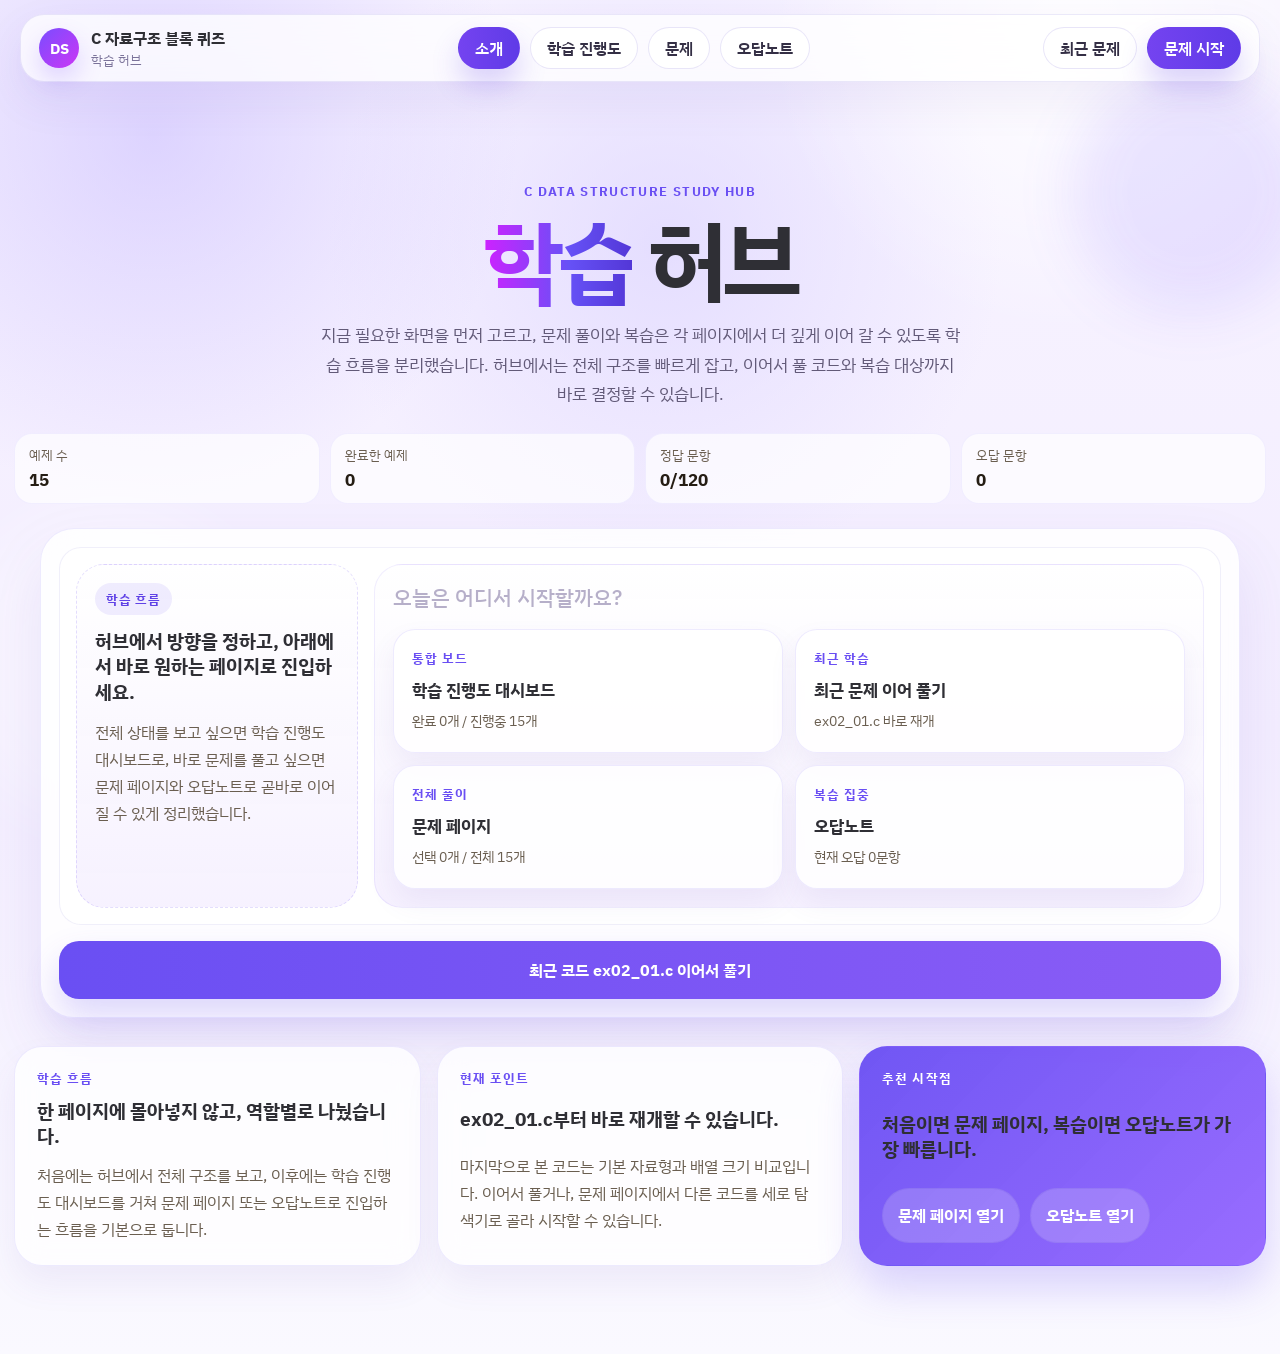
<file: index.html>
<!doctype html>
<html lang="ko">
  <head>
    <meta charset="UTF-8" />
    <meta name="viewport" content="width=device-width, initial-scale=1.0" />
    <title>C 자료구조 블록 퀴즈 | 학습 허브</title>
    <meta
      name="description"
      content="C 자료구조 학습을 소개, 성취도, 학습 진행도, 문제, 오답노트로 나눈 기능별 페이지 허브"
    />
    <link rel="preconnect" href="https://fonts.googleapis.com" />
    <link rel="preconnect" href="https://fonts.gstatic.com" crossorigin />
    <link
      href="https://fonts.googleapis.com/css2?family=IBM+Plex+Sans+KR:wght@400;500;600;700&family=JetBrains+Mono:wght@400;600&display=swap"
      rel="stylesheet"
    />
    <link rel="stylesheet" href="./styles.css?v=20260320e" />
  </head>
  <body class="landing-body">
    <div id="app"></div>
    <script type="module" src="./scripts/pages/index.js?v=20260320b"></script>
  </body>
</html>
</file>
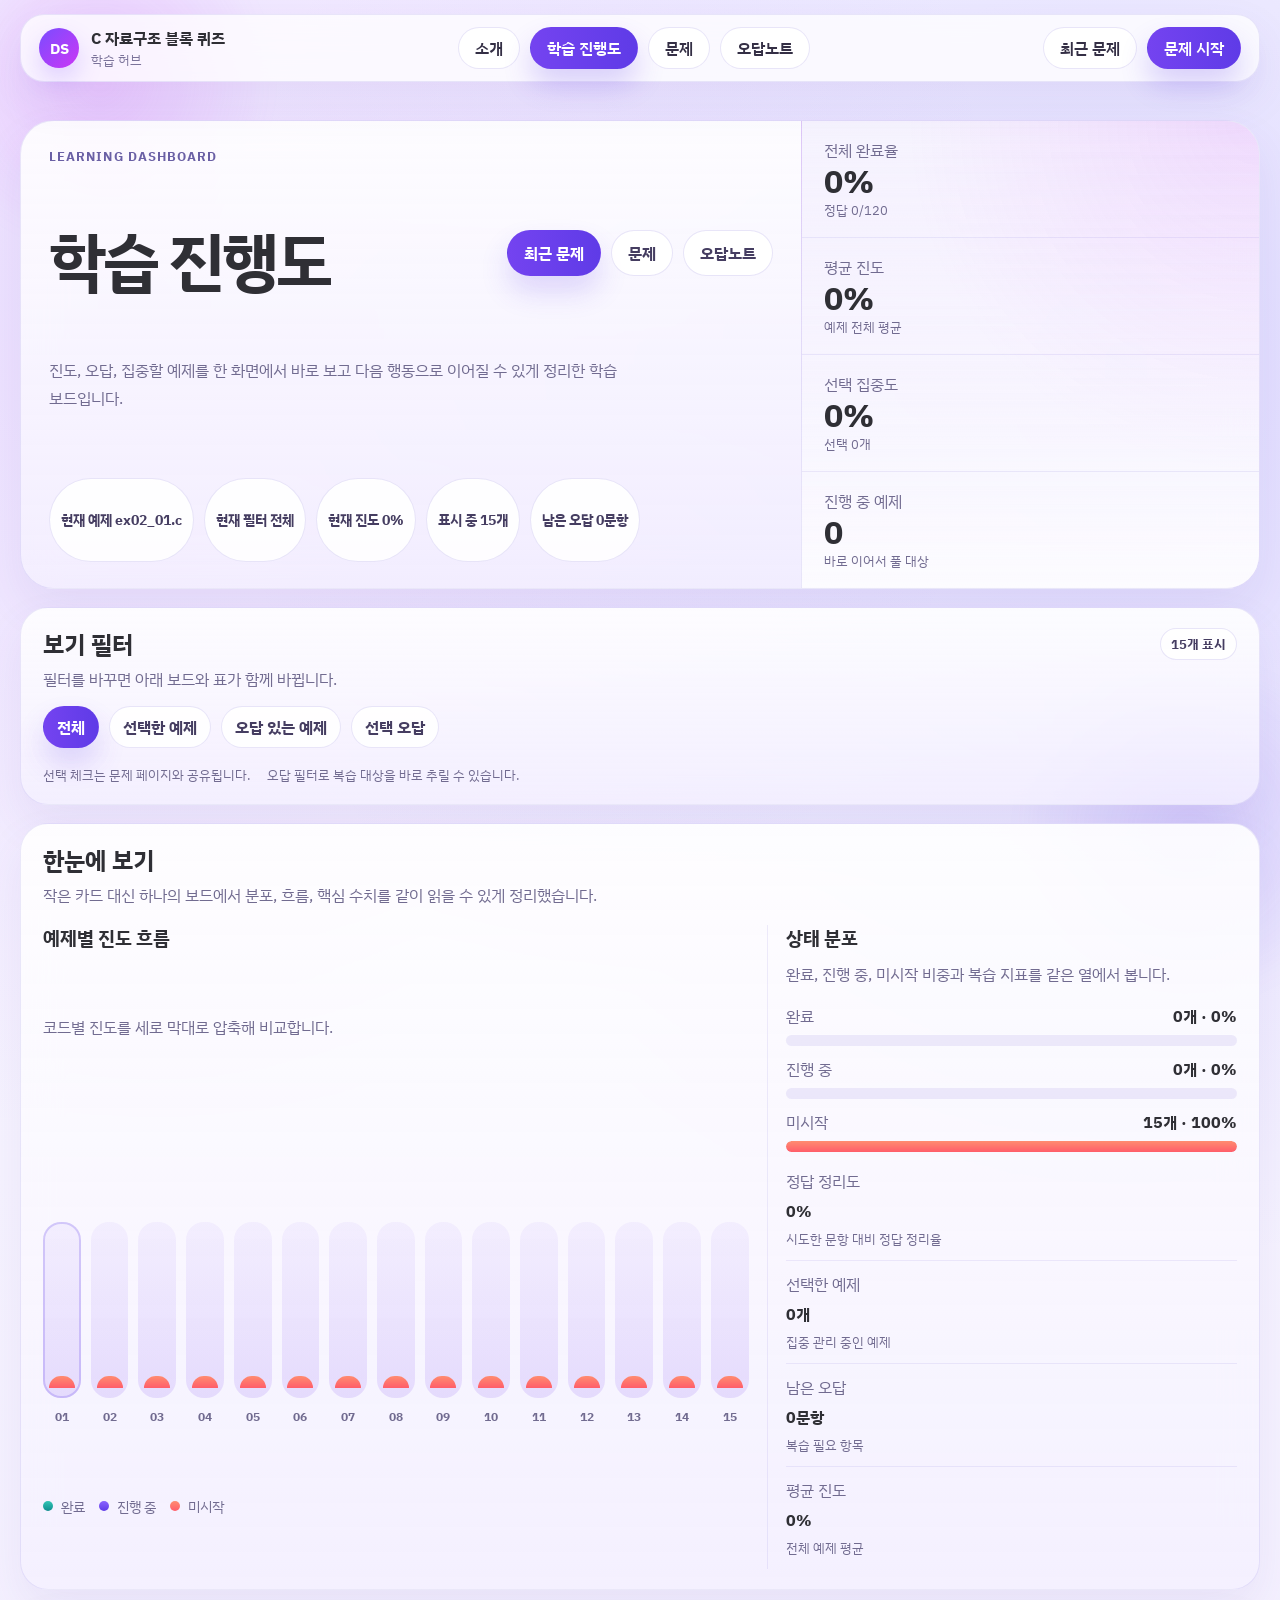
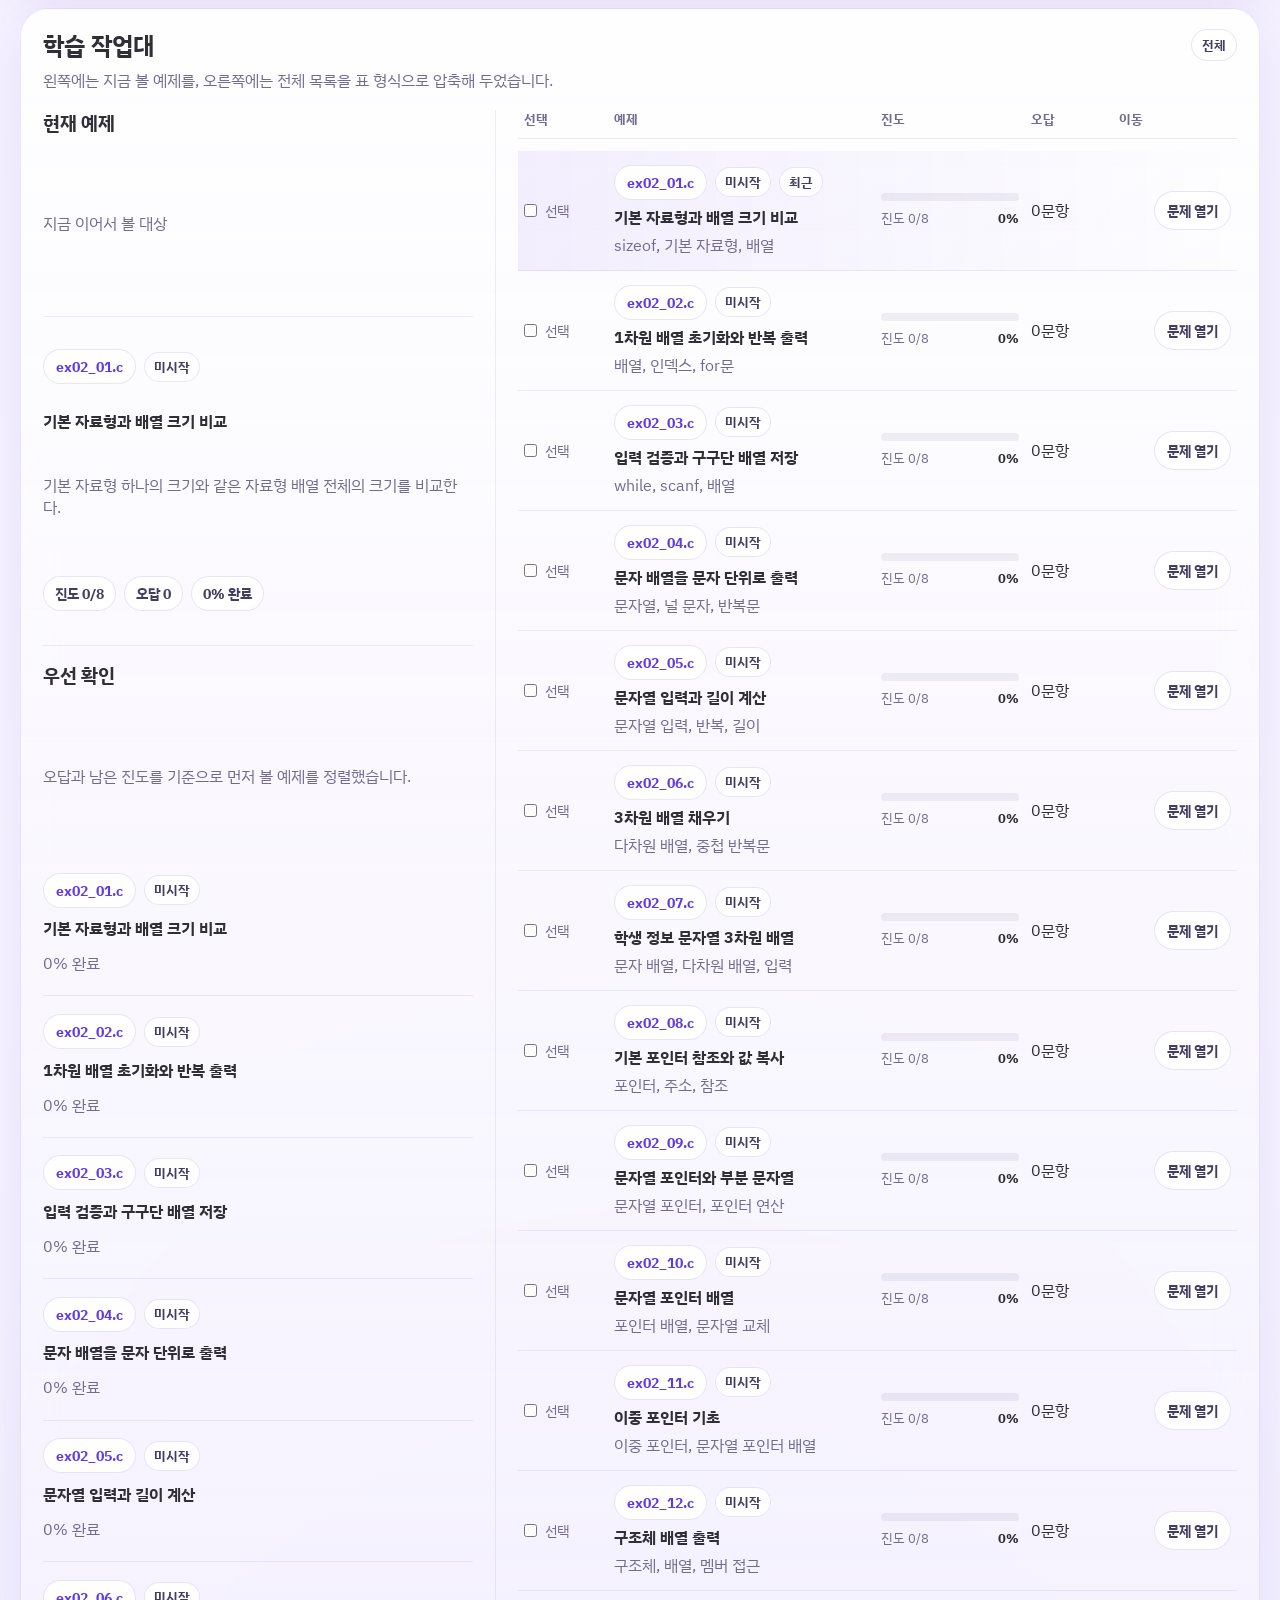
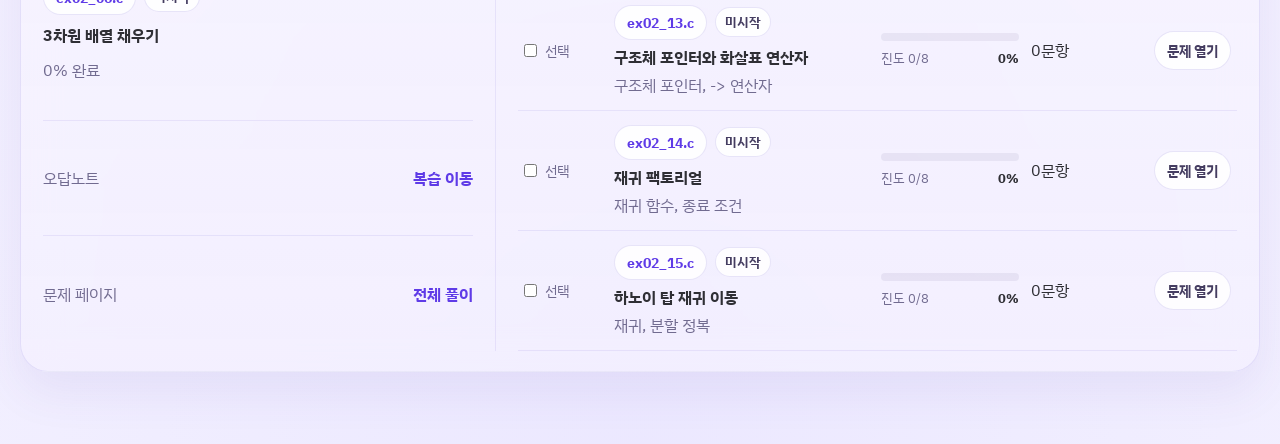
<file: achievements.html>
<!doctype html>
<html lang="ko">
  <head>
    <meta charset="UTF-8" />
    <meta name="viewport" content="width=device-width, initial-scale=1.0" />
    <title>학습 진행도 | C 자료구조 블록 퀴즈</title>
    <meta
      name="description"
      content="통합된 학습 진행도 대시보드로 이동합니다."
    />
    <meta http-equiv="refresh" content="0; url=./progress.html" />
    <link rel="stylesheet" href="./styles.css?v=20260320e" />
  </head>
  <body class="feature-body">
    <div id="app"></div>
    <script type="module" src="./scripts/pages/achievements.js?v=20260320b"></script>
  </body>
</html>
</file>
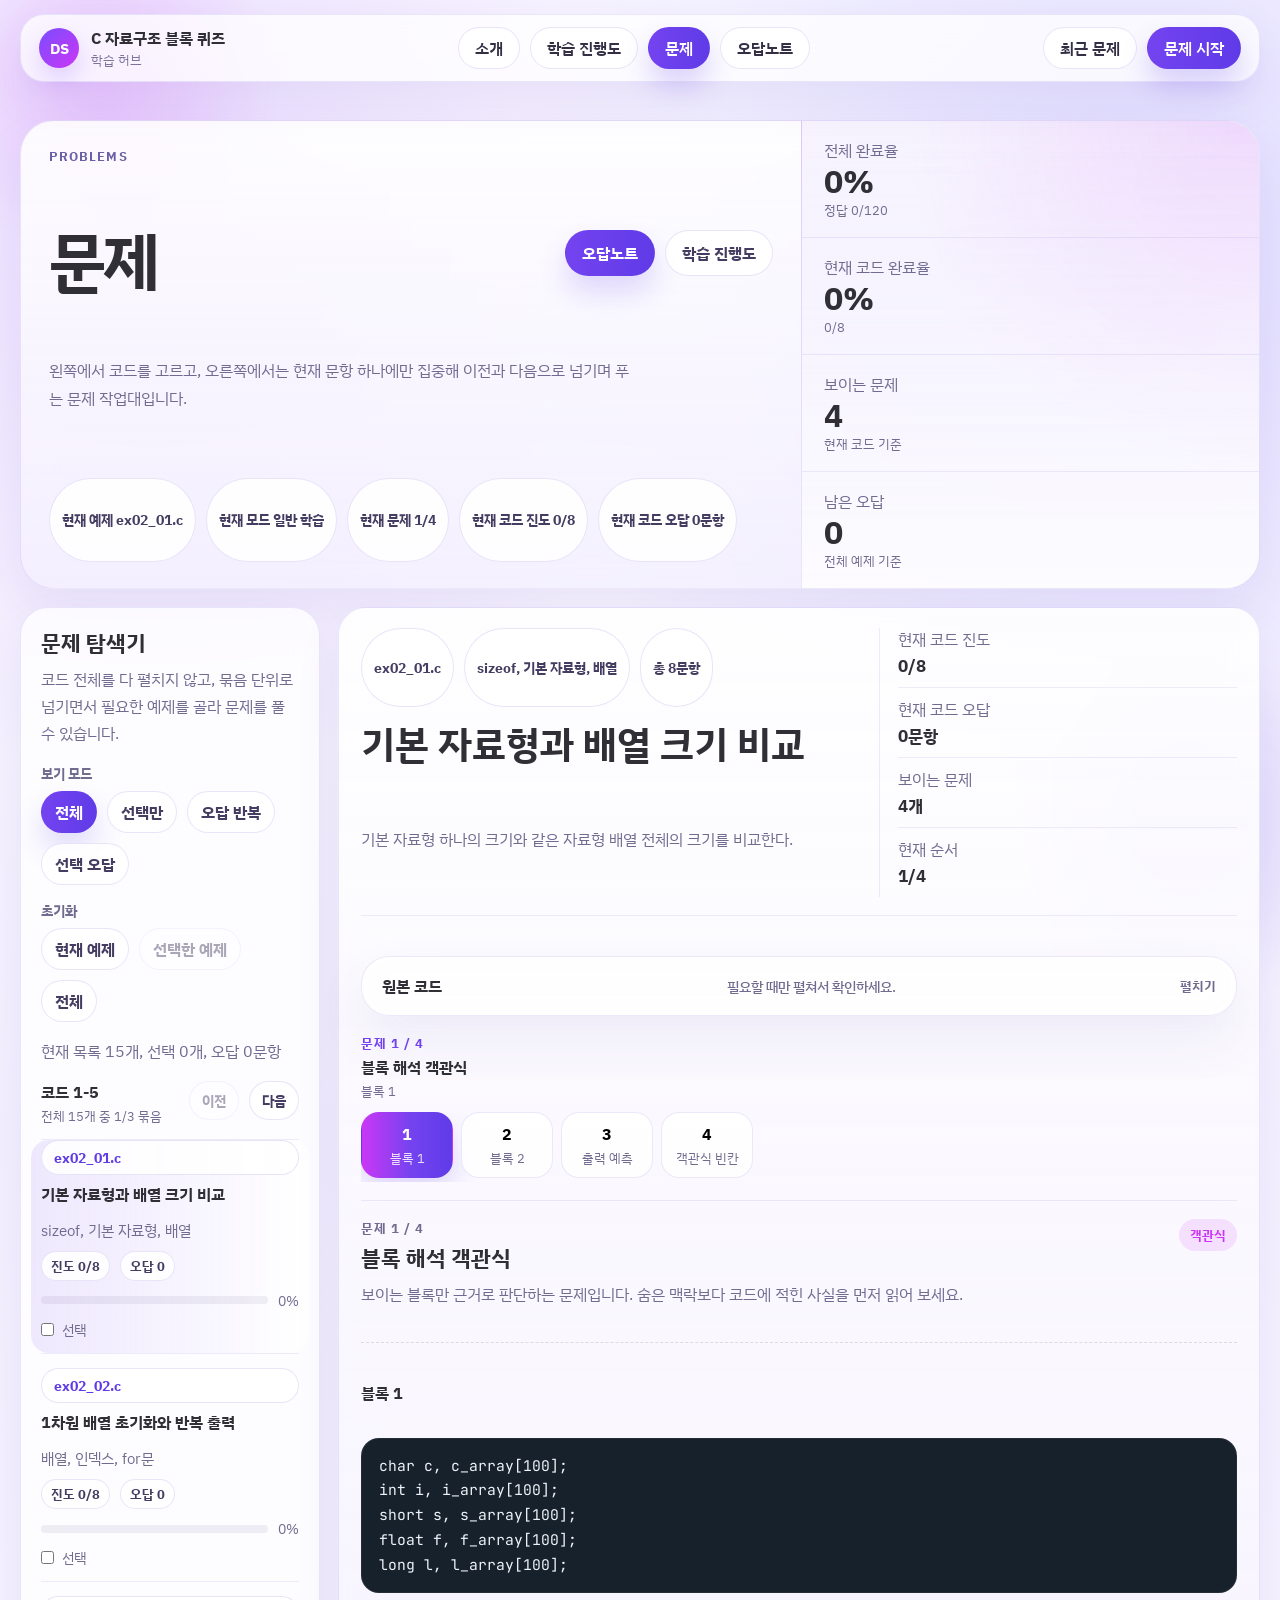
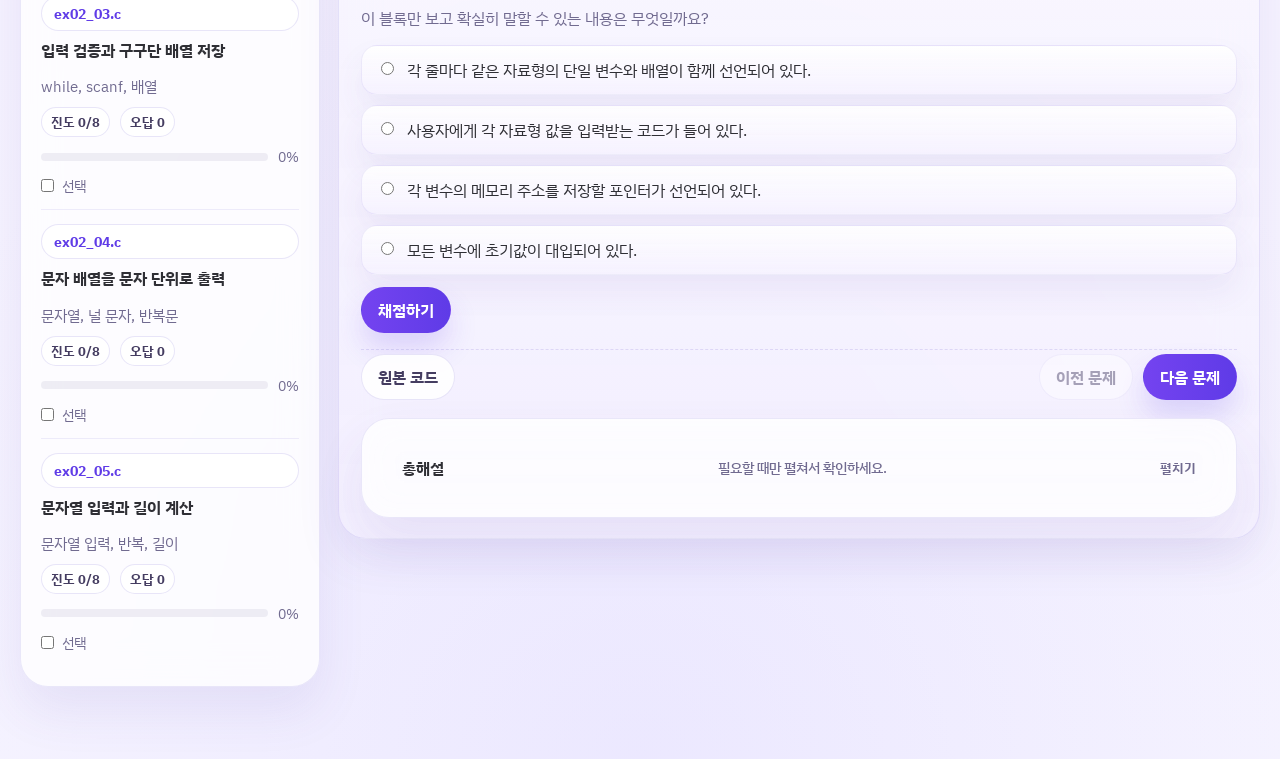
<file: problems.html>
<!doctype html>
<html lang="ko">
  <head>
    <meta charset="UTF-8" />
    <meta name="viewport" content="width=device-width, initial-scale=1.0" />
    <title>문제 페이지 | C 자료구조 블록 퀴즈</title>
    <meta
      name="description"
      content="자료구조 C 예제를 코드별로 선택해 블록 해석, 출력 예측, 빈칸 문제를 푸는 전용 문제 페이지"
    />
    <link rel="preconnect" href="https://fonts.googleapis.com" />
    <link rel="preconnect" href="https://fonts.gstatic.com" crossorigin />
    <link
      href="https://fonts.googleapis.com/css2?family=IBM+Plex+Sans+KR:wght@400;500;600;700&family=JetBrains+Mono:wght@400;600&display=swap"
      rel="stylesheet"
    />
    <link rel="stylesheet" href="./styles.css?v=20260320e" />
  </head>
  <body class="feature-body">
    <div id="app"></div>
    <script type="module" src="./scripts/pages/problems.js?v=20260321a"></script>
  </body>
</html>
</file>
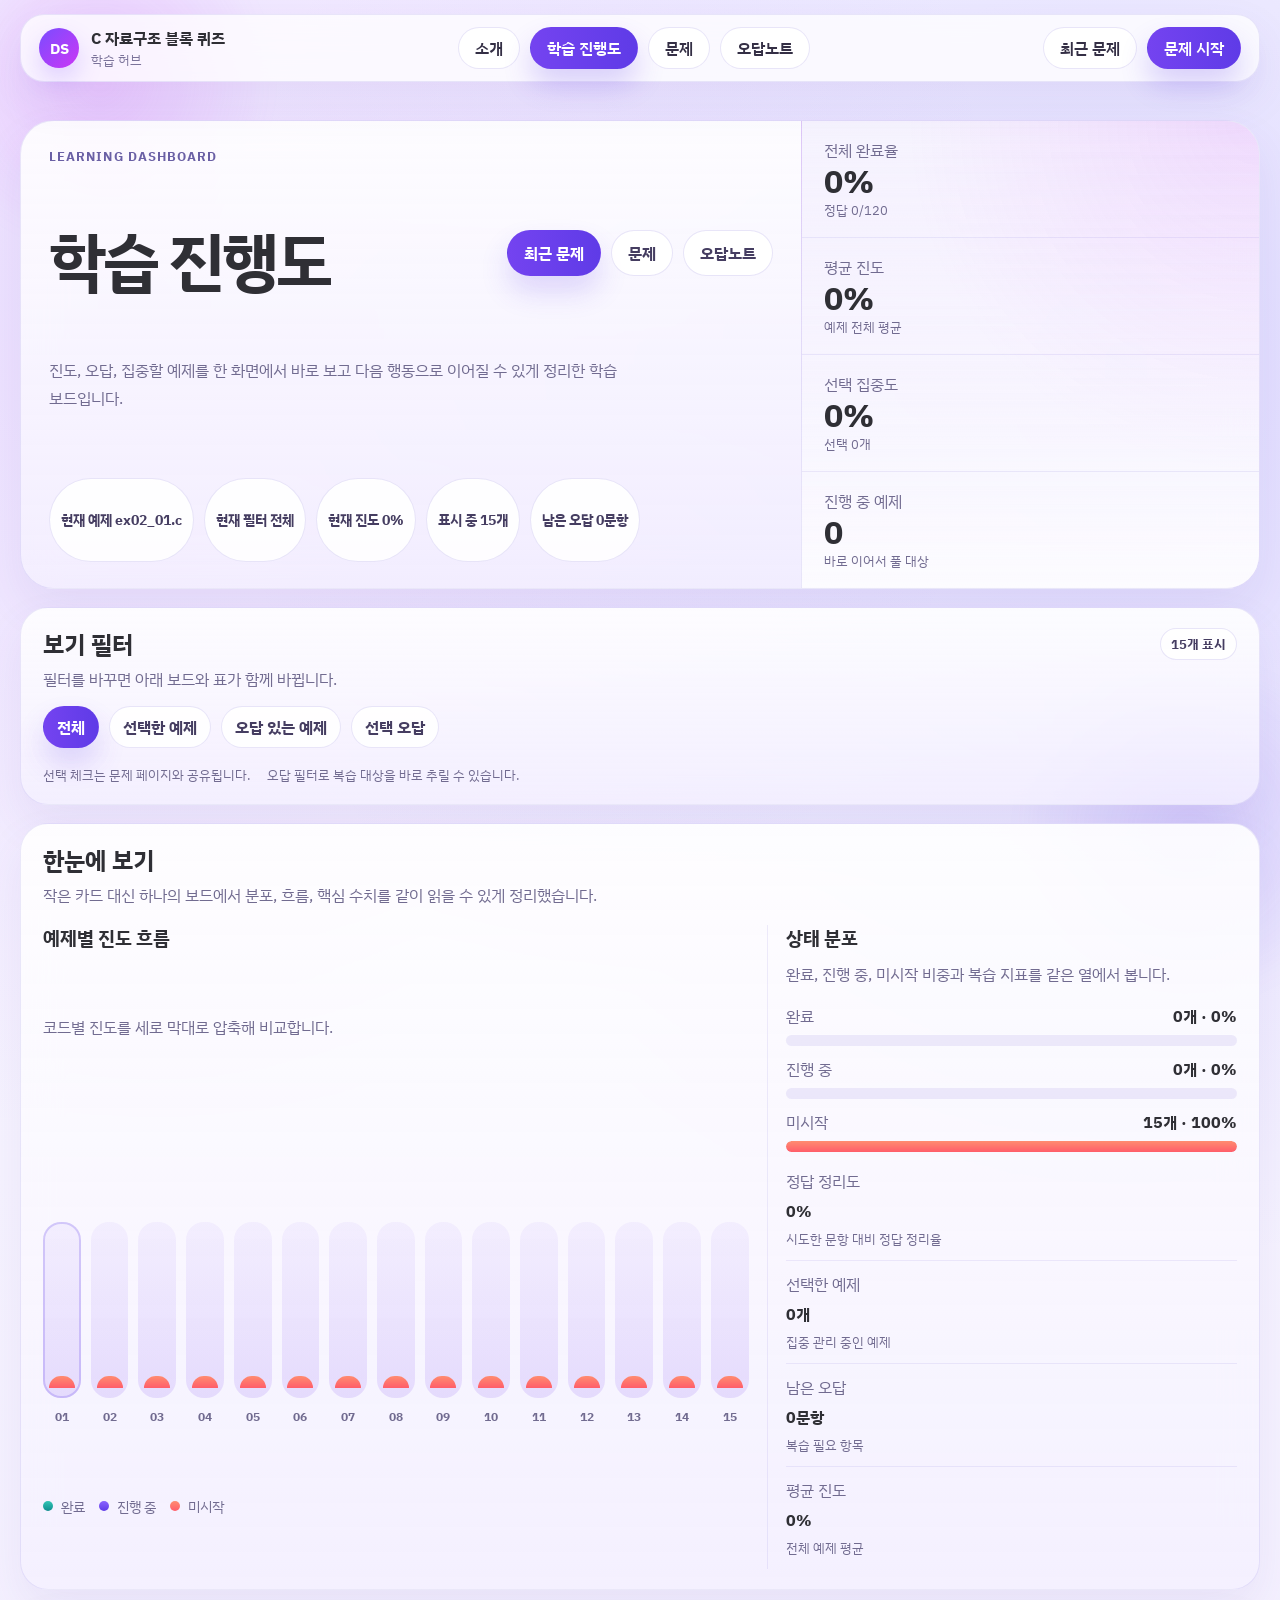
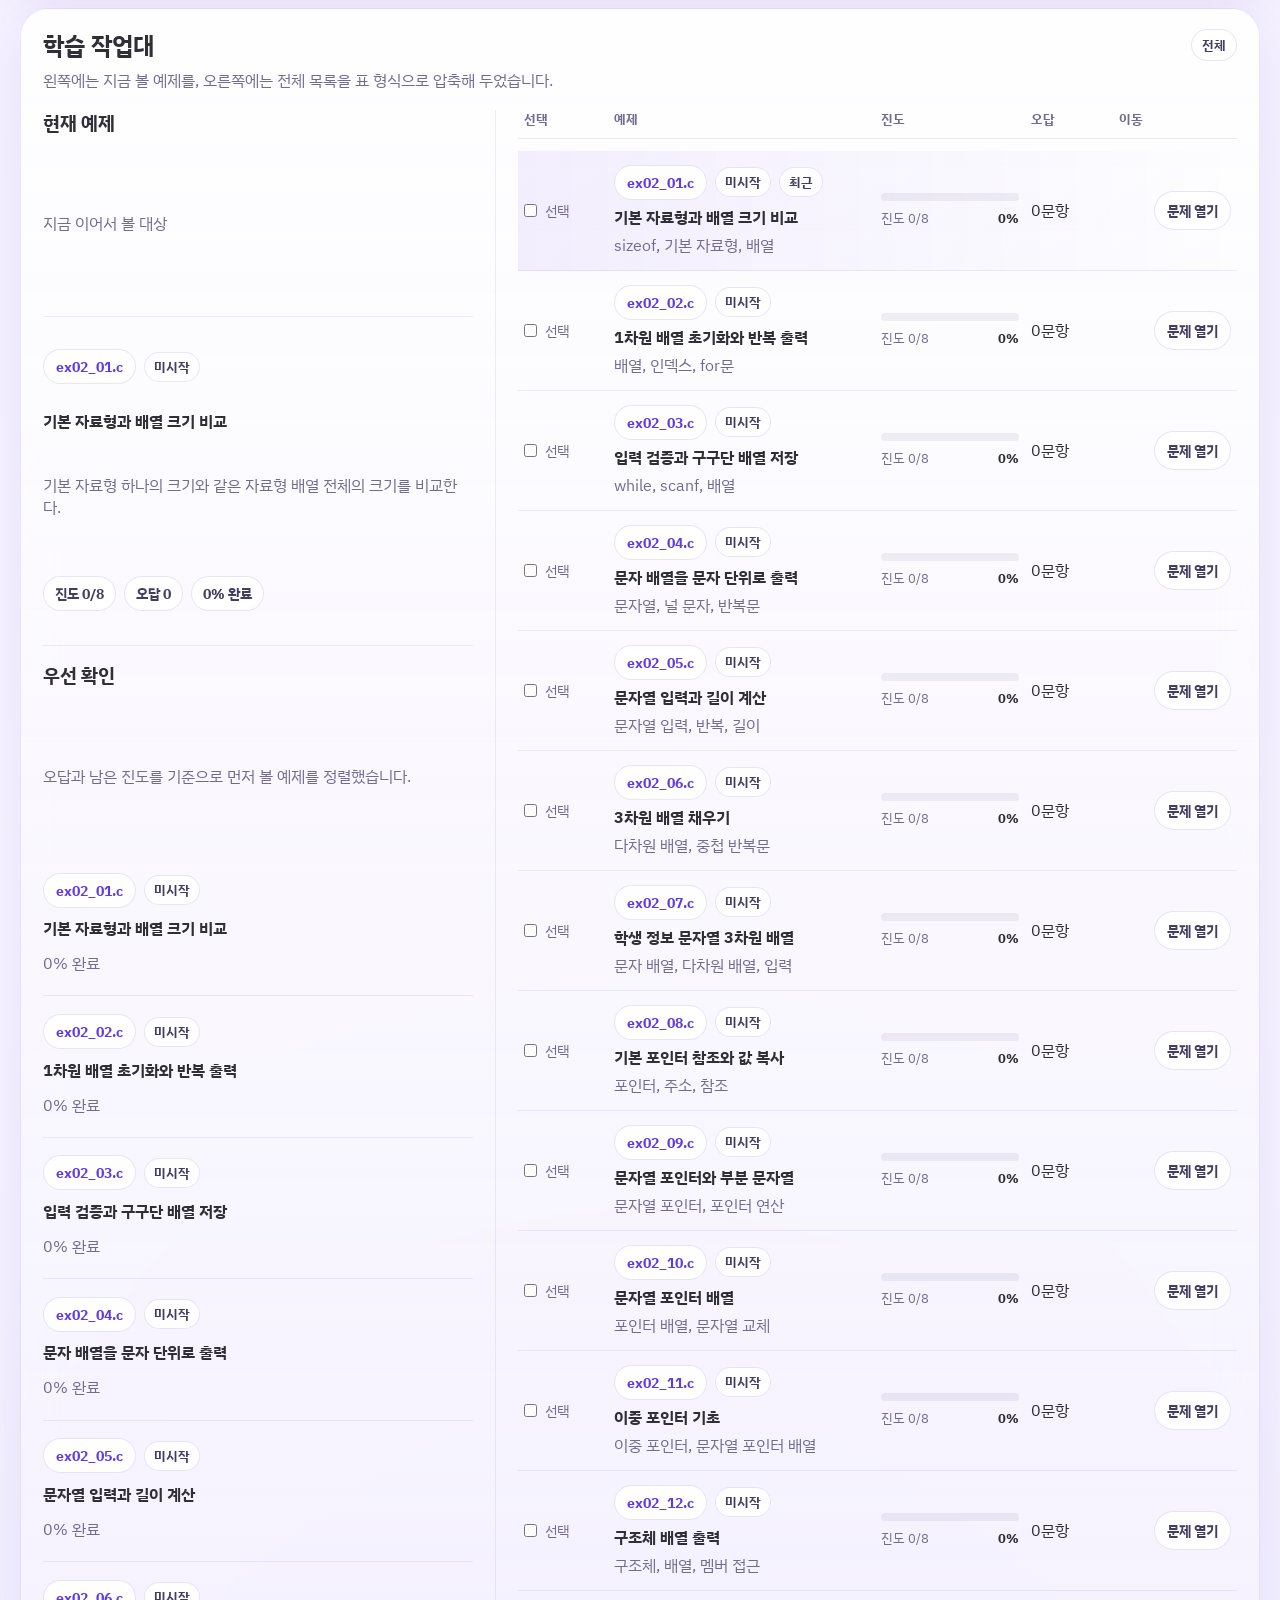
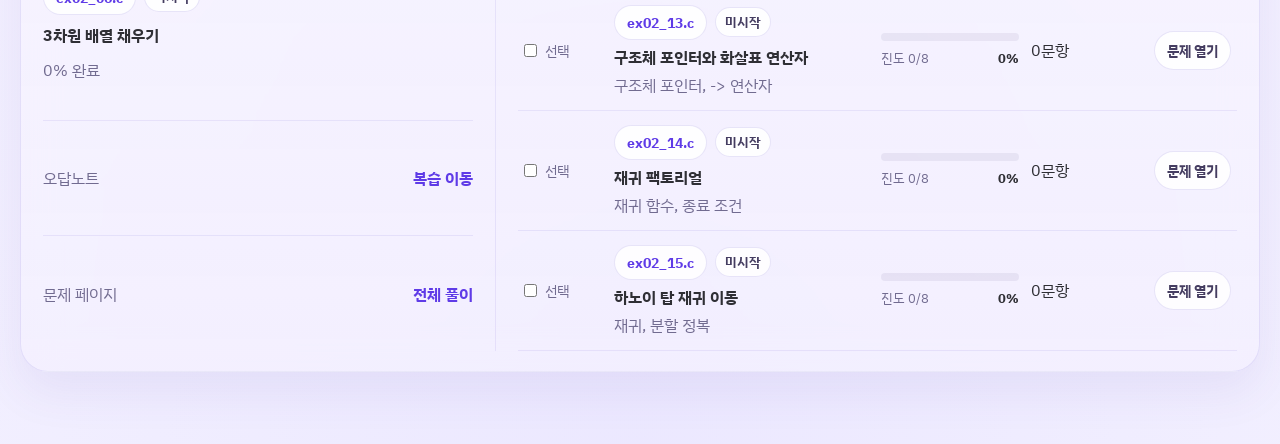
<file: progress.html>
<!doctype html>
<html lang="ko">
  <head>
    <meta charset="UTF-8" />
    <meta name="viewport" content="width=device-width, initial-scale=1.0" />
    <title>학습 진행도 | C 자료구조 블록 퀴즈</title>
    <meta
      name="description"
      content="예제별 학습 진행률, 선택 상태, 오답 현황을 한 번에 보는 전용 진도 페이지"
    />
    <link rel="preconnect" href="https://fonts.googleapis.com" />
    <link rel="preconnect" href="https://fonts.gstatic.com" crossorigin />
    <link
      href="https://fonts.googleapis.com/css2?family=IBM+Plex+Sans+KR:wght@400;500;600;700&family=JetBrains+Mono:wght@400;600&display=swap"
      rel="stylesheet"
    />
    <link rel="stylesheet" href="./styles.css?v=20260320e" />
    <style>
      .progress-page {
        display: grid;
        gap: 24px;
      }

      .site-header {
        display: flex;
        flex-wrap: wrap;
        align-items: center;
        justify-content: space-between;
        gap: 16px;
        padding: 16px 20px;
        border: 1px solid var(--line);
        border-radius: 24px;
        background: rgba(255, 252, 246, 0.86);
        box-shadow: var(--shadow-md);
        backdrop-filter: blur(12px);
      }

      .site-brand,
      .brand-link {
        display: inline-flex;
        align-items: center;
        gap: 12px;
        min-width: 0;
        text-decoration: none;
      }

      .brand-link {
        flex-direction: column;
        align-items: flex-start;
        gap: 2px;
      }

      .site-brand-mark {
        display: inline-flex;
        align-items: center;
        justify-content: center;
        width: 42px;
        height: 42px;
        border-radius: 14px;
        background: linear-gradient(135deg, var(--accent), #1f8d7d);
        color: #fff;
        font-weight: 700;
        letter-spacing: 0.02em;
        box-shadow: 0 10px 20px rgba(19, 111, 99, 0.16);
      }

      .site-brand-copy {
        display: grid;
        gap: 2px;
      }

      .site-brand-copy strong,
      .brand-link strong {
        font-size: 1rem;
      }

      .site-brand-copy span,
      .brand-chip {
        color: var(--muted);
        font-size: 0.9rem;
      }

      .brand-kicker {
        color: var(--accent);
        font-size: 0.78rem;
        font-weight: 700;
        letter-spacing: 0.08em;
        text-transform: uppercase;
      }

      .site-nav {
        display: flex;
        flex-wrap: wrap;
        gap: 8px;
      }

      .site-nav-link {
        padding: 8px 12px;
        border: 1px solid transparent;
        border-radius: 999px;
        text-decoration: none;
        background: rgba(255, 255, 255, 0.72);
        font-weight: 700;
        transition: transform 160ms ease, background 160ms ease, color 160ms ease;
      }

      .site-nav-link:hover {
        transform: translateY(-1px);
      }

      .site-nav-link-active {
        color: #fff;
        background: linear-gradient(90deg, var(--accent), #228b7b);
        box-shadow: 0 10px 20px rgba(19, 111, 99, 0.16);
      }

      .brand-chip {
        padding: 8px 12px;
        border-radius: 999px;
        border: 1px solid var(--line);
        background: var(--accent-soft);
        text-decoration: none;
      }

      .page-hero {
        display: grid;
        grid-template-columns: minmax(0, 1.2fr) minmax(320px, 0.8fr);
        gap: 20px;
        align-items: stretch;
      }

      .hero-panel {
        border: 1px solid var(--line);
        border-radius: var(--radius-xl);
        background: var(--paper);
        box-shadow: var(--shadow-lg);
        backdrop-filter: blur(14px);
      }

      .hero-panel-copy {
        padding: 28px;
        display: grid;
        gap: 16px;
      }

      .hero-panel-stats {
        padding: 24px;
        display: grid;
        gap: 14px;
      }

      .page-summary-strip {
        display: flex;
        flex-wrap: wrap;
        gap: 8px;
      }

      .summary-pill {
        display: inline-flex;
        align-items: center;
        padding: 7px 11px;
        border: 1px solid var(--line);
        border-radius: 999px;
        background: rgba(255, 255, 255, 0.8);
        color: var(--muted);
        font-size: 0.86rem;
        font-weight: 700;
      }

      .hero-actions {
        display: flex;
        flex-wrap: wrap;
        gap: 10px;
      }

      .progress-layout {
        display: grid;
        gap: 22px;
      }

      .progress-toolbar,
      .progress-section,
      .progress-feature {
        border: 1px solid var(--line);
        border-radius: var(--radius-xl);
        background: var(--paper);
        box-shadow: var(--shadow-lg);
        backdrop-filter: blur(14px);
      }

      .progress-toolbar,
      .progress-feature {
        padding: 22px;
      }

      .progress-section {
        padding: 22px;
      }

      .progress-toolbar {
        display: grid;
        gap: 16px;
      }

      .progress-toolbar-row,
      .section-head,
      .lesson-card-head,
      .lesson-card-meta,
      .card-actions {
        display: flex;
        flex-wrap: wrap;
        align-items: center;
        justify-content: space-between;
        gap: 12px;
      }

      .filter-row,
      .chip-row {
        display: flex;
        flex-wrap: wrap;
        gap: 10px;
      }

      .progress-summary-grid {
        display: grid;
        grid-template-columns: repeat(4, minmax(0, 1fr));
        gap: 12px;
      }

      .progress-section-list {
        display: grid;
        gap: 14px;
        margin-top: 16px;
      }

      .bucket-section {
        display: grid;
        gap: 14px;
      }

      .bucket-list {
        display: grid;
        gap: 12px;
      }

      .bucket-empty {
        padding: 18px;
        border: 1px dashed rgba(90, 72, 46, 0.2);
        border-radius: var(--radius-md);
        background: rgba(255, 255, 255, 0.58);
        color: var(--muted);
      }

      .lesson-card {
        display: grid;
        gap: 14px;
      }

      .lesson-card-progress {
        display: grid;
        gap: 8px;
      }

      .lesson-card-progress-row {
        display: flex;
        flex-wrap: wrap;
        align-items: center;
        justify-content: space-between;
        gap: 10px;
      }

      .lesson-card-foot {
        display: flex;
        flex-wrap: wrap;
        align-items: center;
        justify-content: space-between;
        gap: 10px;
      }

      .status-badges {
        display: flex;
        flex-wrap: wrap;
        gap: 8px;
      }

      .lesson-badge-selected {
        color: var(--accent-strong);
        background: rgba(19, 111, 99, 0.1);
      }

      .lesson-badge-active {
        color: var(--warm);
        background: var(--warm-soft);
      }

      .progress-feature-grid {
        display: grid;
        grid-template-columns: repeat(4, minmax(0, 1fr));
        gap: 10px;
      }

      .feature-nav-panel {
        padding: 22px;
        border: 1px solid var(--line);
        border-radius: var(--radius-xl);
        background: var(--paper);
        box-shadow: var(--shadow-lg);
        backdrop-filter: blur(14px);
      }

      .feature-nav-grid {
        display: grid;
        grid-template-columns: repeat(4, minmax(0, 1fr));
        gap: 10px;
      }

      .feature-nav-card {
        padding: 16px;
        border: 1px solid var(--line);
        border-radius: var(--radius-md);
        background: rgba(255, 255, 255, 0.78);
        text-decoration: none;
        display: grid;
        gap: 4px;
      }

      .feature-nav-card:hover,
      .feature-card:hover {
        transform: translateY(-1px);
      }

      .feature-nav-label {
        font-weight: 700;
      }

      .feature-nav-arrow {
        color: var(--muted);
        font-size: 0.88rem;
      }

      .feature-card {
        padding: 16px;
        border: 1px solid var(--line);
        border-radius: var(--radius-md);
        background: rgba(255, 255, 255, 0.78);
        text-decoration: none;
        display: grid;
        gap: 4px;
      }

      .feature-card strong {
        font-size: 0.98rem;
      }

      .feature-card span {
        color: var(--muted);
        font-size: 0.88rem;
      }

      .section-title {
        margin: 0 0 8px;
        font-size: 1.35rem;
      }

      .section-copy,
      .lesson-card-copy,
      .progress-note,
      .hero-note {
        margin: 0;
        color: var(--muted);
        line-height: 1.65;
      }

      .section-badge {
        display: inline-flex;
        align-items: center;
        padding: 6px 10px;
        border-radius: 999px;
        background: rgba(255, 255, 255, 0.8);
        border: 1px solid var(--line);
        color: var(--muted);
        font-size: 0.82rem;
        font-weight: 700;
      }

      .section-badge.is-hot {
        color: var(--danger);
        background: var(--danger-soft);
        border-color: transparent;
      }

      @media (max-width: 1080px) {
        .page-hero,
        .progress-summary-grid,
        .progress-feature-grid,
        .feature-nav-grid {
          grid-template-columns: 1fr 1fr;
        }
      }

      @media (max-width: 720px) {
        .page-hero,
        .progress-summary-grid,
        .progress-feature-grid,
        .feature-nav-grid {
          grid-template-columns: 1fr;
        }

        .hero-panel-copy,
        .hero-panel-stats,
        .progress-toolbar,
        .progress-section,
        .progress-feature {
          padding: 20px;
        }

        .site-header {
          padding: 14px 16px;
        }
      }
    </style>
  </head>
  <body class="feature-body">
    <div id="app"></div>
    <script type="module" src="./scripts/pages/progress.js?v=20260320c"></script>
  </body>
</html>
</file>
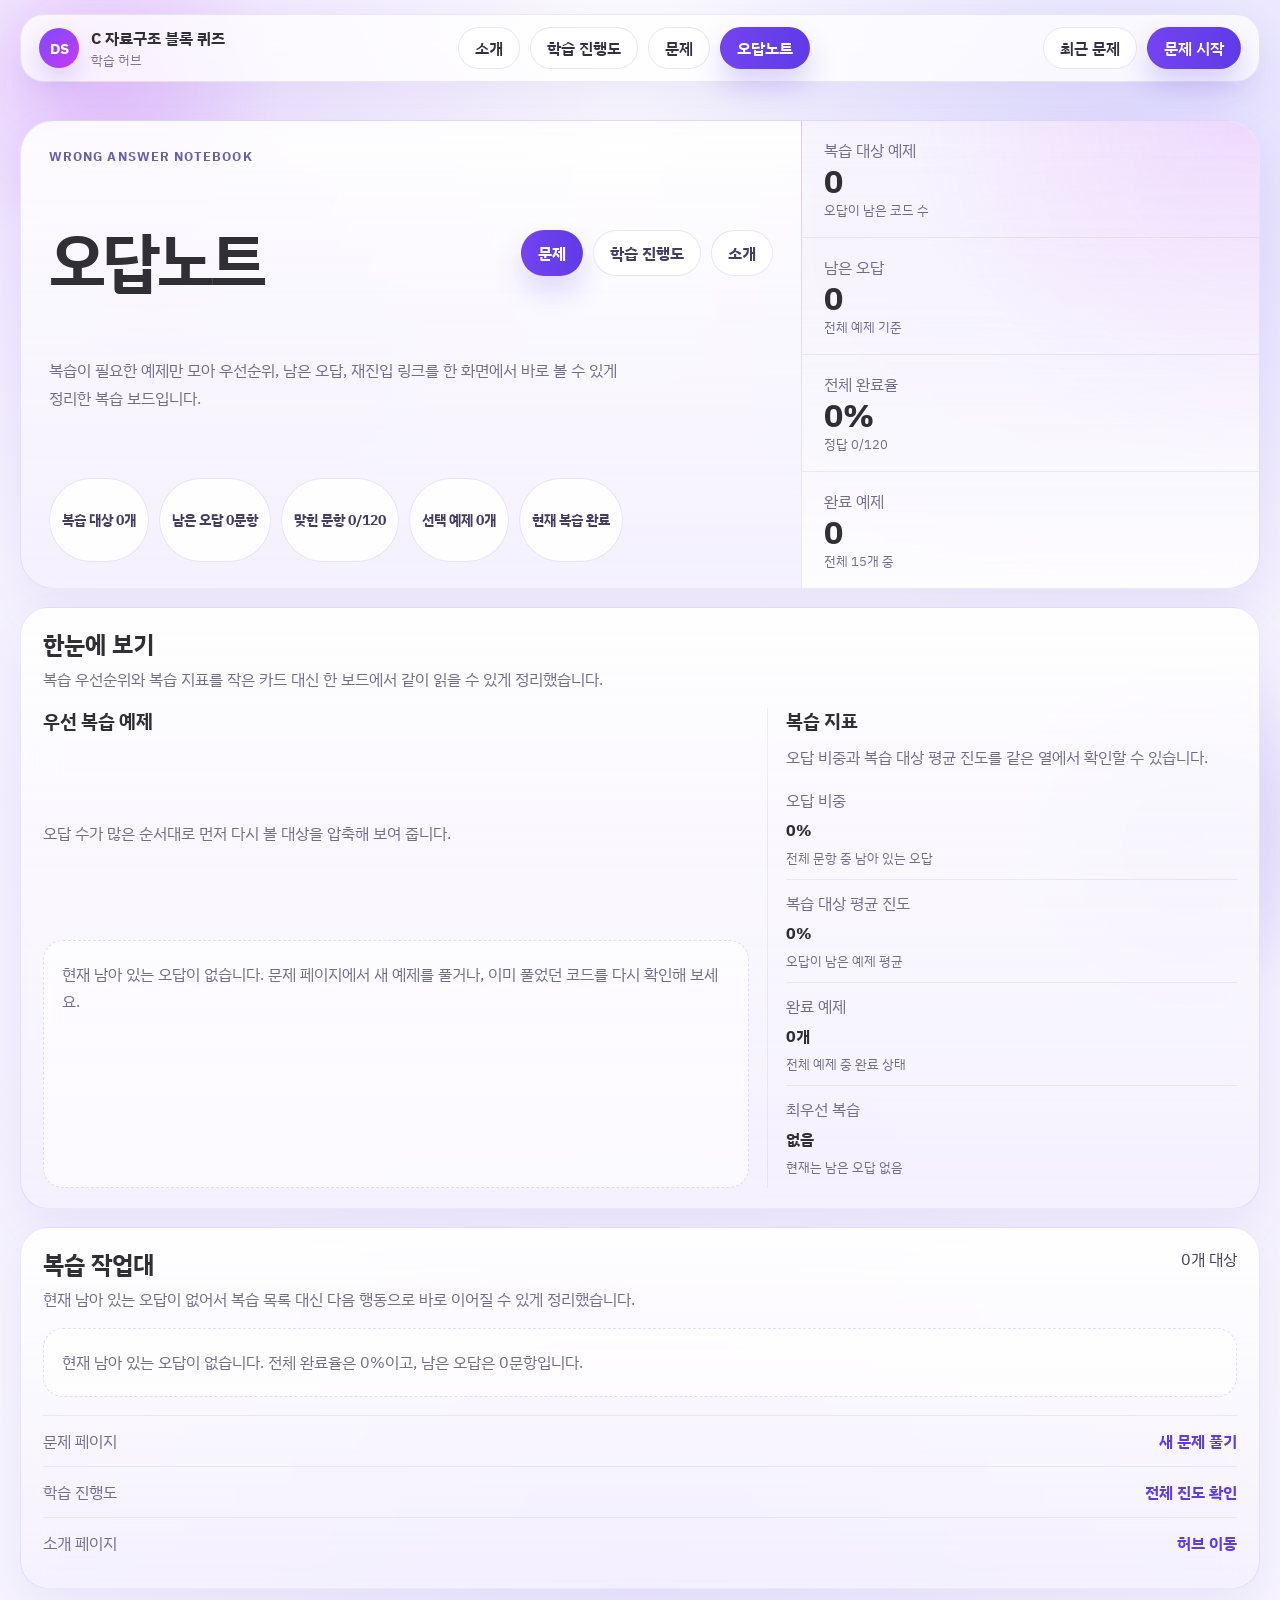
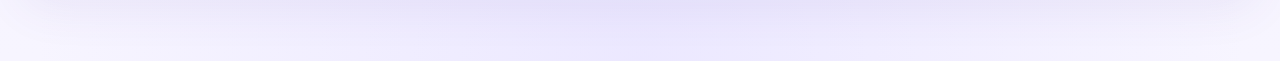
<file: review.html>
<!doctype html>
<html lang="ko">
  <head>
    <meta charset="UTF-8" />
    <meta name="viewport" content="width=device-width, initial-scale=1.0" />
    <title>오답노트 | C 자료구조 블록 퀴즈</title>
    <meta
      name="description"
      content="틀린 문제가 남아 있는 예제만 모아 보고, 문제 페이지로 바로 돌아가 다시 풀 수 있는 오답노트 페이지"
    />
    <link rel="preconnect" href="https://fonts.googleapis.com" />
    <link rel="preconnect" href="https://fonts.gstatic.com" crossorigin />
    <link
      href="https://fonts.googleapis.com/css2?family=IBM+Plex+Sans+KR:wght@400;500;600;700&family=JetBrains+Mono:wght@400;600&display=swap"
      rel="stylesheet"
    />
    <link rel="stylesheet" href="./styles.css?v=20260320e" />
  </head>
  <body class="feature-body">
    <div id="app"></div>
    <script type="module" src="./scripts/pages/review.js?v=20260320e"></script>
  </body>
</html>
</file>
<file: styles.css>
:root {
  --bg: #f7f3ea;
  --bg-strong: #efe7d7;
  --paper: rgba(255, 252, 246, 0.9);
  --paper-strong: rgba(255, 252, 246, 0.98);
  --paper-soft: rgba(255, 249, 239, 0.78);
  --line: rgba(90, 72, 46, 0.1);
  --line-strong: rgba(90, 72, 46, 0.18);
  --text: #251d14;
  --muted: #6a5e50;
  --accent: #136f63;
  --accent-strong: #0d5d53;
  --accent-soft: rgba(19, 111, 99, 0.1);
  --warm: #c86a17;
  --warm-soft: rgba(200, 106, 23, 0.12);
  --danger: #b6461f;
  --danger-soft: rgba(182, 70, 31, 0.12);
  --success: #1d6b3d;
  --success-soft: rgba(29, 107, 61, 0.11);
  --shadow-lg: 0 24px 50px rgba(71, 48, 17, 0.1);
  --shadow-md: 0 14px 30px rgba(71, 48, 17, 0.08);
  --radius-xl: 30px;
  --radius-lg: 22px;
  --radius-md: 16px;
  --radius-sm: 12px;
}

* {
  box-sizing: border-box;
}

html {
  scroll-behavior: smooth;
}

body {
  margin: 0;
  min-height: 100vh;
  color: var(--text);
  font-family: "IBM Plex Sans KR", sans-serif;
  background:
    radial-gradient(circle at top left, rgba(19, 111, 99, 0.12), transparent 28%),
    radial-gradient(circle at top right, rgba(200, 106, 23, 0.12), transparent 25%),
    linear-gradient(180deg, #fcf7ed 0%, #f3ead8 100%);
}

a {
  color: inherit;
}

button,
input,
textarea {
  font: inherit;
}

.page-shell {
  width: min(1240px, calc(100% - 24px));
  margin: 0 auto;
  padding: 24px 0 72px;
}

.page-main {
  display: grid;
  gap: 24px;
}

.page-main.problem-shell {
  grid-template-columns: 340px minmax(0, 1fr);
  align-items: start;
}

.page-hero {
  display: grid;
  grid-template-columns: minmax(0, 1.2fr) minmax(320px, 0.9fr);
  gap: 20px;
  align-items: stretch;
  margin-bottom: 24px;
}

.page-section,
.hero-panel {
  border: 1px solid var(--line);
  border-radius: var(--radius-xl);
  background: var(--paper);
  box-shadow: var(--shadow-lg);
  backdrop-filter: blur(14px);
}

.page-section {
  padding: 24px;
}

.hero-panel-copy {
  padding: 30px;
  display: grid;
  gap: 18px;
}

.hero-panel-stats {
  padding: 24px;
  display: grid;
  gap: 14px;
}

.page-shell > .site-header {
  margin-bottom: 18px;
  padding: 16px 20px;
  border: 1px solid var(--line);
  border-radius: var(--radius-xl);
  background: var(--paper);
  box-shadow: var(--shadow-lg);
  backdrop-filter: blur(14px);
}

.site-header {
  display: flex;
  flex-wrap: wrap;
  align-items: center;
  justify-content: space-between;
  gap: 14px;
}

.hero-panel-copy > .site-header,
.hero-copy > .site-header {
  margin-bottom: 10px;
  padding-bottom: 18px;
  border-bottom: 1px solid var(--line);
}

.site-brand,
.brand-link {
  display: inline-flex;
  align-items: center;
  gap: 12px;
  min-width: 0;
  color: inherit;
  text-decoration: none;
}

.brand-link {
  display: grid;
  gap: 2px;
}

.brand-kicker,
.site-brand-copy span {
  color: var(--muted);
  font-size: 0.86rem;
}

.site-brand-mark {
  display: inline-flex;
  align-items: center;
  justify-content: center;
  width: 42px;
  height: 42px;
  border-radius: 14px;
  background: linear-gradient(135deg, var(--accent), #228b7b);
  color: #fff;
  font-weight: 700;
  letter-spacing: 0.04em;
}

.site-brand-copy {
  display: grid;
  gap: 2px;
}

.site-brand-copy strong {
  font-size: 1rem;
}

.site-nav {
  display: flex;
  flex-wrap: wrap;
  gap: 8px;
}

.site-nav-link {
  display: inline-flex;
  align-items: center;
  justify-content: center;
  padding: 9px 13px;
  border: 1px solid var(--line);
  border-radius: 999px;
  background: rgba(255, 255, 255, 0.84);
  color: var(--text);
  font-weight: 700;
  text-decoration: none;
  transition: transform 160ms ease, background 160ms ease, color 160ms ease;
}

.site-nav-link:hover {
  transform: translateY(-1px);
}

.site-nav-link-active {
  border-color: transparent;
  color: #fff;
  background: linear-gradient(90deg, var(--accent), #228b7b);
  box-shadow: 0 10px 20px rgba(19, 111, 99, 0.18);
}

.brand-chip {
  display: inline-flex;
  align-items: center;
  gap: 8px;
  padding: 9px 13px;
  border: 1px solid var(--line);
  border-radius: 999px;
  background: rgba(255, 255, 255, 0.82);
  color: var(--accent-strong);
  font-weight: 700;
  text-decoration: none;
}

.page-summary-strip {
  display: flex;
  flex-wrap: wrap;
  gap: 8px;
}

.summary-pill {
  display: inline-flex;
  align-items: center;
  gap: 6px;
  padding: 7px 12px;
  border: 1px solid var(--line);
  border-radius: 999px;
  background: rgba(255, 255, 255, 0.78);
  color: var(--muted);
  font-size: 0.86rem;
  font-weight: 700;
}

.feature-nav-panel {
  display: grid;
  gap: 16px;
}

.feature-nav-grid {
  display: grid;
  grid-template-columns: repeat(auto-fit, minmax(170px, 1fr));
  gap: 12px;
}

.feature-nav-card {
  display: grid;
  gap: 10px;
  padding: 18px;
  border: 1px solid var(--line);
  border-radius: var(--radius-lg);
  background: linear-gradient(180deg, rgba(255, 255, 255, 0.84), rgba(255, 248, 237, 0.9));
  box-shadow: var(--shadow-md);
  color: inherit;
  text-decoration: none;
  transition: transform 160ms ease, border-color 160ms ease;
}

.feature-nav-card:hover {
  transform: translateY(-1px);
  border-color: rgba(19, 111, 99, 0.24);
}

.feature-nav-label {
  font-size: 1rem;
  font-weight: 700;
}

.feature-nav-arrow {
  color: var(--muted);
  font-size: 0.88rem;
}

.hero-actions {
  display: flex;
  flex-wrap: wrap;
  gap: 10px;
}

.hero-copy-wide {
  padding: 0;
  border: 0;
  border-radius: 0;
  background: transparent;
  box-shadow: none;
}

body.landing-body {
  background:
    radial-gradient(circle at 12% 8%, rgba(166, 99, 255, 0.18), transparent 24%),
    radial-gradient(circle at 88% 10%, rgba(104, 84, 255, 0.18), transparent 26%),
    radial-gradient(circle at 50% 100%, rgba(190, 180, 255, 0.2), transparent 34%),
    linear-gradient(180deg, #faf9ff 0%, #f4f0ff 48%, #f7f5ff 100%);
}

.landing-page {
  display: grid;
  gap: 28px;
}

.landing-main {
  display: grid;
  gap: 26px;
}

.landing-nav {
  display: grid;
  grid-template-columns: auto 1fr auto;
  align-items: center;
  gap: 18px;
  padding: 14px 18px;
  border: 1px solid rgba(95, 76, 201, 0.12);
  border-radius: 24px;
  background: rgba(255, 255, 255, 0.72);
  box-shadow: 0 18px 45px rgba(85, 61, 162, 0.08);
  backdrop-filter: blur(18px);
}

.landing-brand {
  display: inline-flex;
  align-items: center;
  gap: 12px;
  min-width: 0;
  color: inherit;
  text-decoration: none;
}

.landing-brand-mark {
  display: inline-flex;
  align-items: center;
  justify-content: center;
  width: 40px;
  height: 40px;
  border-radius: 999px;
  background: linear-gradient(135deg, #7a4cff, #cb37f5);
  color: #fff;
  font-size: 0.92rem;
  font-weight: 700;
  box-shadow: 0 12px 24px rgba(122, 76, 255, 0.22);
}

.landing-brand-copy {
  display: grid;
  gap: 2px;
}

.landing-brand-copy strong {
  font-size: 1rem;
}

.landing-brand-copy span {
  color: #7b739a;
  font-size: 0.84rem;
}

.landing-nav-links,
.landing-nav-actions {
  display: flex;
  align-items: center;
  gap: 10px;
}

.landing-nav-links {
  justify-content: center;
  flex-wrap: wrap;
}

.landing-nav-link,
.landing-nav-secondary,
.landing-nav-primary {
  display: inline-flex;
  align-items: center;
  justify-content: center;
  min-height: 42px;
  padding: 0 16px;
  border-radius: 14px;
  color: #342f45;
  font-weight: 600;
  text-decoration: none;
  transition: transform 160ms ease, box-shadow 160ms ease, background 160ms ease;
}

.landing-nav-link {
  background: transparent;
}

.landing-nav-link:hover,
.landing-nav-secondary:hover,
.landing-nav-primary:hover,
.landing-quick-card:hover,
.landing-inline-link:hover,
.landing-launch-button:hover {
  transform: translateY(-1px);
}

.landing-nav-secondary {
  border: 1px solid rgba(95, 76, 201, 0.14);
  background: rgba(255, 255, 255, 0.88);
}

.landing-nav-primary,
.landing-launch-button {
  color: #fff;
  background: linear-gradient(90deg, #7443f0, #5f3be7);
  box-shadow: 0 16px 28px rgba(95, 59, 231, 0.22);
}

.landing-hero {
  display: grid;
  gap: 28px;
}

.landing-hero-copy {
  display: grid;
  justify-items: center;
  gap: 16px;
  padding: 28px 20px 0;
  text-align: center;
}

.landing-kicker {
  margin: 0;
  color: #6a60a5;
  font-size: 0.88rem;
  font-weight: 700;
  letter-spacing: 0.08em;
  text-transform: uppercase;
}

.landing-headline {
  max-width: 12ch;
  margin: 0;
  color: #2f2f35;
  font-size: clamp(3.6rem, 7vw, 5.9rem);
  line-height: 0.98;
  letter-spacing: -0.04em;
}

.landing-headline-accent {
  background: linear-gradient(90deg, #ca37f5 0%, #7950f2 52%, #5847da 100%);
  -webkit-background-clip: text;
  background-clip: text;
  color: transparent;
}

.landing-subcopy {
  max-width: 46rem;
  margin: 0;
  color: #655f82;
  font-size: 1.15rem;
  line-height: 1.72;
}

.landing-launchpad {
  display: grid;
  gap: 16px;
  padding: 18px;
  border: 1px solid rgba(95, 76, 201, 0.12);
  border-radius: 28px;
  background: rgba(255, 255, 255, 0.78);
  box-shadow: 0 28px 55px rgba(85, 61, 162, 0.1);
  backdrop-filter: blur(18px);
}

.landing-launchpad-frame {
  display: grid;
  grid-template-columns: 220px minmax(0, 1fr);
  gap: 16px;
  padding: 16px;
  border: 1px solid rgba(95, 76, 201, 0.09);
  border-radius: 22px;
  background: rgba(255, 255, 255, 0.86);
}

.landing-rail-card {
  display: grid;
  align-content: start;
  gap: 12px;
  padding: 20px 18px;
  border: 1px dashed rgba(111, 87, 212, 0.22);
  border-radius: 18px;
  background: linear-gradient(180deg, rgba(245, 241, 255, 0.92), rgba(255, 255, 255, 0.84));
}

.landing-rail-card strong,
.landing-quick-card strong,
.landing-info-card h2 {
  color: #2f2f35;
}

.landing-rail-card p,
.landing-quick-card span,
.landing-info-card p {
  margin: 0;
  color: #756f90;
  line-height: 1.65;
}

.landing-rail-badge,
.landing-quick-eyebrow,
.landing-info-kicker {
  color: #7c59ec;
  font-size: 0.82rem;
  font-weight: 700;
  letter-spacing: 0.06em;
  text-transform: uppercase;
}

.landing-launchpad-main {
  display: grid;
  gap: 18px;
  align-content: start;
}

.landing-launchpad-label {
  margin: 0;
  color: #9e9ab4;
  font-size: 1.3rem;
}

.landing-quick-grid {
  display: grid;
  grid-template-columns: repeat(2, minmax(0, 1fr));
  gap: 12px;
}

.landing-quick-card {
  display: grid;
  gap: 8px;
  padding: 18px;
  border: 1px solid rgba(95, 76, 201, 0.1);
  border-radius: 18px;
  background: linear-gradient(180deg, rgba(255, 255, 255, 0.96), rgba(246, 243, 255, 0.86));
  box-shadow: inset 0 1px 0 rgba(255, 255, 255, 0.75);
  text-decoration: none;
  transition: transform 160ms ease, border-color 160ms ease, box-shadow 160ms ease;
}

.landing-quick-card:hover {
  border-color: rgba(111, 87, 212, 0.26);
  box-shadow: 0 18px 28px rgba(97, 71, 193, 0.08);
}

.landing-stat-strip {
  display: grid;
  grid-template-columns: repeat(4, minmax(0, 1fr));
  gap: 10px;
}

.landing-stat-chip {
  display: grid;
  gap: 4px;
  padding: 14px 16px;
  border: 1px solid rgba(95, 76, 201, 0.09);
  border-radius: 16px;
  background: rgba(248, 245, 255, 0.92);
}

.landing-stat-chip span {
  color: #7c7696;
  font-size: 0.84rem;
}

.landing-stat-chip strong {
  font-size: 1.12rem;
}

.landing-launch-button {
  justify-content: center;
  width: 100%;
  min-height: 48px;
  border-radius: 14px;
  font-size: 1rem;
  font-weight: 700;
  text-decoration: none;
}

.landing-secondary-grid {
  display: grid;
  grid-template-columns: repeat(3, minmax(0, 1fr));
  gap: 16px;
}

.landing-info-card {
  display: grid;
  gap: 12px;
  padding: 24px;
  border: 1px solid rgba(95, 76, 201, 0.1);
  border-radius: 24px;
  background: rgba(255, 255, 255, 0.72);
  box-shadow: 0 18px 38px rgba(85, 61, 162, 0.07);
  backdrop-filter: blur(14px);
}

.landing-info-card h2 {
  margin: 0;
  font-size: 1.34rem;
  line-height: 1.35;
}

.landing-info-card-strong {
  background: linear-gradient(180deg, rgba(121, 80, 242, 0.1), rgba(255, 255, 255, 0.76));
}

.landing-info-actions {
  display: flex;
  flex-wrap: wrap;
  gap: 10px;
}

.landing-inline-link {
  display: inline-flex;
  align-items: center;
  min-height: 42px;
  padding: 0 15px;
  border: 1px solid rgba(95, 76, 201, 0.14);
  border-radius: 14px;
  background: rgba(255, 255, 255, 0.9);
  color: #4f42a7;
  font-weight: 600;
  text-decoration: none;
}

.hero {
  display: grid;
  grid-template-columns: minmax(0, 1.2fr) minmax(320px, 0.9fr);
  gap: 20px;
  align-items: stretch;
  margin-bottom: 24px;
}

.hero-copy,
.hero-stats,
.lesson-panel,
.card,
.detail-nav {
  border: 1px solid var(--line);
  border-radius: var(--radius-xl);
  background: var(--paper);
  box-shadow: var(--shadow-lg);
  backdrop-filter: blur(14px);
}

.hero-copy {
  padding: 30px;
}

.eyebrow {
  margin: 0 0 10px;
  color: var(--accent);
  font-size: 0.84rem;
  font-weight: 700;
  letter-spacing: 0.08em;
  text-transform: uppercase;
}

.hero-copy h1 {
  margin: 0;
  font-size: clamp(2.2rem, 4.2vw, 3.7rem);
  line-height: 1.08;
}

.hero-text,
.meta-copy,
.quiz-note,
.small-note,
.section-heading p,
.info-box p,
.summary-list li,
.result-box p,
.empty-list p {
  margin: 0;
  color: var(--muted);
  line-height: 1.7;
}

.hero-text {
  margin-top: 16px;
  max-width: 58ch;
  font-size: 1rem;
}

.hero-stats {
  padding: 24px;
  display: grid;
  gap: 14px;
}

.stats-grid {
  display: grid;
  grid-template-columns: repeat(2, minmax(0, 1fr));
  gap: 12px;
}

.stat-card {
  padding: 16px;
  border: 1px solid rgba(19, 111, 99, 0.08);
  border-radius: var(--radius-md);
  background: linear-gradient(180deg, rgba(255, 255, 255, 0.82), rgba(255, 255, 255, 0.52));
  box-shadow: inset 0 1px 0 rgba(255, 255, 255, 0.45);
}

.stat-label {
  display: block;
  color: var(--muted);
  font-size: 0.88rem;
}

.stat-value {
  display: block;
  margin-top: 6px;
  font-size: 1.45rem;
  font-weight: 700;
}

.home-layout {
  display: grid;
  gap: 24px;
}

.detail-layout {
  display: grid;
  grid-template-columns: 320px minmax(0, 1fr);
  gap: 22px;
  align-items: start;
}

.lesson-panel,
.card {
  padding: 24px;
}

.lesson-browser {
  position: static;
}

.detail-tools {
  position: sticky;
  top: 94px;
  align-self: start;
}

.detail-nav {
  position: sticky;
  top: 16px;
  z-index: 30;
  margin-bottom: 18px;
  padding: 16px 18px;
  display: flex;
  align-items: center;
  justify-content: space-between;
  gap: 14px;
}

.detail-status {
  display: flex;
  flex-wrap: wrap;
  justify-content: center;
  gap: 10px;
}

.problem-sidebar {
  position: sticky;
  top: 16px;
  display: grid;
  gap: 18px;
  align-self: start;
}

.workspace-section {
  min-width: 0;
}

.control-panel-shell {
  display: grid;
  gap: 0;
}

.sidebar-summary,
.problem-nav-shell {
  display: grid;
  gap: 14px;
}

.sidebar-meta-list {
  display: flex;
  flex-wrap: wrap;
  gap: 10px;
}

.lesson-nav-list,
.problem-nav-list {
  display: grid;
  gap: 12px;
}

.lesson-nav-card,
.problem-nav-card {
  display: grid;
  gap: 12px;
  padding: 18px;
  border: 1px solid var(--line);
  border-radius: var(--radius-lg);
  background: linear-gradient(180deg, rgba(255, 255, 255, 0.82), rgba(255, 248, 237, 0.88));
  box-shadow: var(--shadow-md);
}

.lesson-nav-card-active,
.problem-nav-card-active {
  border-color: rgba(19, 111, 99, 0.28);
  background: linear-gradient(180deg, rgba(19, 111, 99, 0.08), rgba(255, 248, 237, 0.92));
}

.lesson-nav-main,
.problem-nav-button {
  display: grid;
  gap: 12px;
  padding: 0;
  border: 0;
  background: transparent;
  color: inherit;
  text-align: left;
  text-decoration: none;
  cursor: pointer;
}

.lesson-nav-head {
  display: flex;
  align-items: center;
  justify-content: space-between;
  gap: 12px;
}

.lesson-nav-title,
.problem-nav-title {
  font-size: 1rem;
  line-height: 1.45;
}

.section-heading h2,
.lesson-hero h2,
.empty-state h2 {
  margin: 0 0 8px;
  font-size: 1.4rem;
}

.control-panel {
  display: grid;
  gap: 16px;
  margin-top: 18px;
  padding: 16px;
  border: 1px solid var(--line);
  border-radius: var(--radius-lg);
  background: rgba(255, 255, 255, 0.72);
}

.mode-group {
  display: grid;
  gap: 8px;
}

.mode-label {
  color: var(--muted);
  font-size: 0.88rem;
  font-weight: 700;
}

.mode-buttons,
.button-row,
.pill-row,
.lesson-badges,
.footer-nav {
  display: flex;
  flex-wrap: wrap;
  gap: 10px;
}

.chip-btn,
.btn,
.stage-link {
  display: inline-flex;
  align-items: center;
  justify-content: center;
  gap: 8px;
  text-decoration: none;
  border-radius: 999px;
  font-weight: 700;
  transition: transform 160ms ease, box-shadow 160ms ease, border-color 160ms ease, background 160ms ease;
}

.chip-btn {
  border: 1px solid var(--line);
  padding: 9px 13px;
  background: rgba(255, 255, 255, 0.88);
  color: var(--text);
  cursor: pointer;
}

.chip-btn:hover,
.btn:hover,
.stage-link:hover {
  transform: translateY(-1px);
}

.chip-btn-active {
  color: #fff;
  border-color: transparent;
  background: linear-gradient(90deg, var(--accent), #228b7b);
  box-shadow: 0 10px 20px rgba(19, 111, 99, 0.18);
}

.chip-btn-danger {
  color: var(--danger);
}

.chip-btn:disabled,
.btn:disabled {
  opacity: 0.45;
  cursor: not-allowed;
  transform: none;
  box-shadow: none;
}

.lesson-grid-home {
  display: grid;
  grid-template-columns: repeat(auto-fit, minmax(260px, 1fr));
  gap: 16px;
  margin-top: 22px;
}

.lesson-card {
  display: grid;
  gap: 14px;
  padding: 18px;
  border: 1px solid var(--line);
  border-radius: var(--radius-lg);
  background: linear-gradient(180deg, rgba(255, 255, 255, 0.82), rgba(255, 248, 237, 0.88));
  box-shadow: var(--shadow-md);
}

.lesson-card:hover {
  border-color: rgba(19, 111, 99, 0.24);
}

.lesson-card-active {
  border-color: rgba(19, 111, 99, 0.26);
  background: linear-gradient(180deg, rgba(19, 111, 99, 0.08), rgba(255, 248, 237, 0.92));
}

.lesson-card-head {
  display: flex;
  align-items: center;
  justify-content: space-between;
  gap: 12px;
}

.lesson-card-title {
  margin: 0;
  font-size: 1.08rem;
}

.lesson-code,
.pill {
  display: inline-flex;
  align-items: center;
  gap: 6px;
  padding: 7px 12px;
  border: 1px solid var(--line);
  border-radius: 999px;
  background: rgba(255, 255, 255, 0.78);
  color: var(--muted);
  font-size: 0.86rem;
  font-weight: 700;
}

.lesson-code {
  color: var(--accent-strong);
  background: var(--accent-soft);
  border-color: transparent;
}

.pill-warm {
  color: var(--warm);
  background: var(--warm-soft);
  border-color: transparent;
}

.lesson-theme {
  display: block;
  margin: 6px 0 0;
  color: var(--muted);
  font-size: 0.94rem;
}

.lesson-badge {
  display: inline-flex;
  align-items: center;
  padding: 5px 9px;
  border: 1px solid var(--line);
  border-radius: 999px;
  background: rgba(255, 255, 255, 0.78);
  color: var(--muted);
  font-size: 0.8rem;
  font-weight: 700;
}

.lesson-badge-wrong {
  color: var(--danger);
  border-color: transparent;
  background: var(--danger-soft);
}

.lesson-progress {
  display: flex;
  align-items: center;
  gap: 10px;
  color: var(--muted);
  font-size: 0.88rem;
}

.progress-bar {
  flex: 1;
  height: 8px;
  overflow: hidden;
  border-radius: 999px;
  background: rgba(37, 29, 20, 0.08);
}

.progress-bar > span {
  display: block;
  height: 100%;
  background: linear-gradient(90deg, var(--accent), #2a9d8f);
}

.lesson-select {
  display: inline-flex;
  align-items: center;
  gap: 8px;
  color: var(--muted);
  font-size: 0.88rem;
}

.lesson-select input {
  margin: 0;
}

.btn {
  border: 1px solid transparent;
  padding: 11px 16px;
  cursor: pointer;
}

.btn-primary {
  color: #fff;
  background: linear-gradient(90deg, var(--accent), #208978);
  box-shadow: 0 10px 20px rgba(19, 111, 99, 0.18);
}

.btn-secondary {
  color: var(--text);
  border-color: var(--line-strong);
  background: rgba(255, 255, 255, 0.88);
}

.btn-inline {
  padding: 9px 12px;
  font-size: 0.9rem;
}

.lesson-hero {
  display: grid;
  gap: 18px;
}

.lesson-hero h2 {
  font-size: clamp(1.8rem, 3vw, 2.4rem);
}

.two-col {
  display: grid;
  grid-template-columns: repeat(2, minmax(0, 1fr));
  gap: 14px;
}

.info-box,
.step-card,
.summary-card {
  border: 1px solid var(--line);
  border-radius: var(--radius-lg);
  background: var(--paper-strong);
}

.info-box {
  padding: 18px;
}

.info-box h3,
.step-card h3,
.step-card h4,
.code-section h3,
.summary-card h3 {
  margin: 0 0 10px;
}

.stage-nav {
  display: flex;
  flex-wrap: wrap;
  gap: 10px;
  margin-top: 22px;
}

.stage-link {
  padding: 9px 14px;
  border: 1px solid rgba(19, 111, 99, 0.14);
  background: rgba(19, 111, 99, 0.08);
  color: var(--accent-strong);
}

.code-section,
.step-card,
.summary-card {
  padding: 20px;
}

.code-details {
  margin-top: 22px;
  padding: 0;
  overflow: hidden;
}

.code-summary {
  display: flex;
  align-items: center;
  justify-content: space-between;
  gap: 12px;
  padding: 18px 20px;
  cursor: pointer;
  font-weight: 700;
  list-style: none;
}

.code-summary::-webkit-details-marker {
  display: none;
}

.code-summary::after {
  content: "펼치기";
  color: var(--muted);
  font-size: 0.84rem;
}

.code-details[open] .code-summary::after {
  content: "접기";
}

.code-summary-hint {
  color: var(--muted);
  font-size: 0.9rem;
  font-weight: 500;
}

.code-section-body {
  display: grid;
  gap: 12px;
  padding: 0 20px 20px;
  border-top: 1px solid var(--line);
}

.step-list {
  display: grid;
  gap: 18px;
  margin-top: 22px;
}

.step-head {
  display: flex;
  align-items: center;
  justify-content: space-between;
  gap: 12px;
  margin-bottom: 12px;
}

.step-tag {
  display: inline-flex;
  align-items: center;
  padding: 7px 11px;
  border-radius: 999px;
  background: var(--warm-soft);
  color: var(--warm);
  font-size: 0.84rem;
  font-weight: 700;
}

.quiz-block {
  display: grid;
  gap: 12px;
  margin-top: 18px;
  padding-top: 18px;
  border-top: 1px dashed rgba(90, 72, 46, 0.16);
}

.quiz-block:first-of-type {
  margin-top: 0;
  padding-top: 0;
  border-top: 0;
}

.snippet,
.code-view,
.result-box pre,
.sample-input {
  margin: 0;
  padding: 16px 18px;
  overflow-x: auto;
  white-space: pre-wrap;
  border-radius: 18px;
  background: #17212b;
  color: #edf2f8;
  font-family: "JetBrains Mono", monospace;
  font-size: 0.92rem;
  line-height: 1.68;
  box-shadow: inset 0 0 0 1px rgba(255, 255, 255, 0.06);
}

.quiz-options,
.multi-inputs,
.result-box {
  display: grid;
  gap: 10px;
}

.quiz-option {
  display: flex;
  align-items: flex-start;
  gap: 10px;
  padding: 13px 14px;
  border: 1px solid var(--line);
  border-radius: var(--radius-md);
  background: rgba(255, 255, 255, 0.82);
}

.quiz-option input {
  margin-top: 3px;
}

.blank-line {
  display: grid;
  gap: 6px;
}

.blank-line span {
  color: var(--muted);
  font-size: 0.88rem;
  font-weight: 700;
}

.feedback {
  padding: 14px;
  border-radius: var(--radius-md);
  font-size: 0.95rem;
  line-height: 1.6;
}

.feedback.correct {
  color: var(--success);
  background: var(--success-soft);
}

.feedback.wrong {
  color: var(--danger);
  background: var(--danger-soft);
}

.answer-input,
.text-input {
  width: 100%;
  border: 1px solid var(--line-strong);
  border-radius: var(--radius-md);
  background: rgba(255, 255, 255, 0.86);
}

.answer-input {
  min-height: 168px;
  resize: vertical;
  padding: 14px;
}

.text-input {
  padding: 12px 14px;
}

.summary-list {
  display: grid;
  gap: 10px;
  margin: 0;
  padding-left: 18px;
}

.footer-nav {
  margin-top: 24px;
}

.footer-nav-split {
  justify-content: space-between;
  align-items: center;
}

.locked {
  opacity: 0.58;
  pointer-events: none;
}

.empty-list,
.empty-state {
  padding: 20px 16px;
  border: 1px dashed rgba(90, 72, 46, 0.2);
  border-radius: var(--radius-md);
  background: rgba(255, 255, 255, 0.56);
}

@media (max-width: 1080px) {
  .hero,
  .detail-layout,
  .two-col,
  .page-hero,
  .page-main.problem-shell {
    grid-template-columns: 1fr;
  }

  .detail-tools,
  .problem-sidebar {
    position: static;
  }

}

@media (max-width: 720px) {
  .page-shell {
    width: min(100% - 18px, 1240px);
    padding-top: 16px;
    padding-bottom: 92px;
  }

  .hero-copy,
  .hero-stats,
  .lesson-panel,
  .card,
  .detail-nav,
  .page-section,
  .hero-panel,
  .page-shell > .site-header {
    border-radius: 24px;
  }

  .hero-copy,
  .hero-stats,
  .lesson-panel,
  .card,
  .page-section,
  .hero-panel-copy,
  .hero-panel-stats,
  .page-shell > .site-header {
    padding: 20px;
  }

  .site-header,
  .detail-nav {
    top: 10px;
    align-items: flex-start;
    flex-direction: column;
  }

  .detail-status {
    justify-content: flex-start;
  }

  .hero-panel-copy > .site-header,
  .hero-copy > .site-header {
    padding: 0 0 18px;
  }

  .detail-nav .button-row,
  .footer-nav-split {
    width: 100%;
  }

  .detail-nav .button-row .btn,
  .footer-nav-split .btn {
    flex: 1;
    min-width: 0;
  }

  .stats-grid,
  .lesson-grid-home {
    grid-template-columns: 1fr;
  }

  .step-head,
  .lesson-card-head,
  .code-summary,
  .site-header,
  .lesson-nav-head {
    align-items: flex-start;
    flex-direction: column;
  }

  .stage-nav {
    flex-wrap: nowrap;
    overflow-x: auto;
    padding-bottom: 4px;
  }

  .footer-nav-split {
    position: sticky;
    bottom: 12px;
    padding: 12px;
    border: 1px solid var(--line-strong);
    border-radius: 20px;
    background: rgba(255, 252, 246, 0.92);
    box-shadow: var(--shadow-md);
    backdrop-filter: blur(16px);
  }
}

body.landing-body {
  position: relative;
  isolation: isolate;
  background:
    radial-gradient(circle at 12% 10%, rgba(182, 165, 255, 0.4), transparent 22%),
    radial-gradient(circle at 84% 2%, rgba(255, 255, 255, 0.92), transparent 18%),
    radial-gradient(circle at 52% 18%, rgba(222, 214, 255, 0.72), transparent 26%),
    linear-gradient(180deg, #f8f4ff 0%, #f3edff 54%, #faf9ff 100%);
}

body.landing-body::before,
body.landing-body::after {
  content: "";
  position: fixed;
  inset: auto;
  z-index: -1;
  border-radius: 999px;
  pointer-events: none;
  filter: blur(28px);
  opacity: 0.6;
}

body.landing-body::before {
  top: 72px;
  right: -32px;
  width: 240px;
  height: 240px;
  background: rgba(140, 109, 255, 0.24);
}

body.landing-body::after {
  left: -48px;
  bottom: 72px;
  width: 320px;
  height: 320px;
  background: rgba(255, 255, 255, 0.66);
}

body.landing-body #app {
  position: relative;
  z-index: 1;
}

body.landing-body .landing-page {
  width: min(1320px, calc(100% - 28px));
  padding-top: 18px;
  padding-bottom: 88px;
}

body.landing-body .landing-nav {
  display: flex;
  flex-wrap: wrap;
  align-items: center;
  justify-content: space-between;
  gap: 16px;
  padding: 12px 16px;
  border: 1px solid rgba(119, 90, 244, 0.12);
  border-radius: 999px;
  background: rgba(255, 255, 255, 0.72);
  box-shadow: 0 18px 40px rgba(103, 79, 191, 0.08);
  backdrop-filter: blur(18px);
}

body.landing-body .landing-brand {
  display: inline-flex;
  align-items: center;
  gap: 12px;
  min-width: 0;
  color: inherit;
  text-decoration: none;
}

body.landing-body .landing-brand-mark {
  display: inline-flex;
  align-items: center;
  justify-content: center;
  width: 42px;
  height: 42px;
  border-radius: 14px;
  background: linear-gradient(135deg, #6a4ff3, #9963ff);
  color: #fff;
  font-weight: 700;
  letter-spacing: 0.04em;
  box-shadow: 0 12px 24px rgba(106, 79, 243, 0.2);
}

body.landing-body .landing-brand-copy {
  display: grid;
  gap: 2px;
}

body.landing-body .landing-brand-copy strong {
  font-size: 1rem;
}

body.landing-body .landing-brand-copy span {
  color: var(--muted);
  font-size: 0.86rem;
}

body.landing-body .landing-nav-links {
  display: flex;
  flex-wrap: wrap;
  justify-content: center;
  gap: 8px;
}

body.landing-body .landing-nav-link {
  display: inline-flex;
  align-items: center;
  justify-content: center;
  padding: 8px 12px;
  border-radius: 999px;
  color: var(--text);
  font-size: 0.92rem;
  font-weight: 700;
  text-decoration: none;
  transition: transform 160ms ease, background 160ms ease, color 160ms ease;
}

body.landing-body .landing-nav-link:hover {
  transform: translateY(-1px);
  background: rgba(106, 79, 243, 0.08);
  color: #5c41d5;
}

body.landing-body .landing-nav-actions {
  display: inline-flex;
  flex-wrap: wrap;
  gap: 8px;
}

body.landing-body .landing-nav-secondary,
body.landing-body .landing-nav-primary,
body.landing-body .landing-launch-button,
body.landing-body .landing-inline-link {
  display: inline-flex;
  align-items: center;
  justify-content: center;
  text-decoration: none;
  font-weight: 700;
  transition: transform 160ms ease, box-shadow 160ms ease, background 160ms ease;
}

body.landing-body .landing-nav-secondary,
body.landing-body .landing-nav-primary {
  min-height: 42px;
  padding: 0 16px;
  border-radius: 999px;
}

body.landing-body .landing-nav-secondary {
  border: 1px solid rgba(119, 90, 244, 0.12);
  background: rgba(255, 255, 255, 0.82);
  color: var(--text);
}

body.landing-body .landing-nav-primary {
  background: linear-gradient(90deg, #6a4ff3, #8c63ff);
  color: #fff;
  box-shadow: 0 14px 26px rgba(106, 79, 243, 0.2);
}

body.landing-body .landing-nav-secondary:hover,
body.landing-body .landing-nav-primary:hover,
body.landing-body .landing-quick-card:hover,
body.landing-body .landing-launch-button:hover,
body.landing-body .landing-inline-link:hover {
  transform: translateY(-1px);
}

body.landing-body .landing-main {
  display: grid;
  gap: 28px;
  padding-top: 34px;
}

body.landing-body .landing-hero {
  display: grid;
  gap: 24px;
}

body.landing-body .landing-hero-copy {
  display: grid;
  gap: 16px;
  max-width: 980px;
  margin: 0 auto;
  text-align: center;
}

body.landing-body .landing-kicker {
  margin: 0;
  color: #6a4ff3;
  font-size: 0.84rem;
  font-weight: 700;
  letter-spacing: 0.1em;
  text-transform: uppercase;
}

body.landing-body .landing-headline {
  margin: 0;
  font-size: clamp(3rem, 7vw, 5.7rem);
  line-height: 0.98;
  letter-spacing: -0.06em;
}

body.landing-body .landing-headline-accent {
  color: transparent;
  background: linear-gradient(90deg, #cf21ff, #6651f6 58%, #5337d7 100%);
  background-clip: text;
  -webkit-background-clip: text;
}

body.landing-body .landing-subcopy {
  max-width: 64ch;
  margin: 0 auto;
  color: #625a78;
  font-size: 1.08rem;
  line-height: 1.72;
}

body.landing-body .landing-launchpad {
  display: grid;
  gap: 16px;
  max-width: 1200px;
  margin: 0 auto;
  padding: 18px;
  border: 1px solid rgba(119, 90, 244, 0.12);
  border-radius: 34px;
  background: rgba(255, 255, 255, 0.84);
  box-shadow: 0 28px 60px rgba(98, 73, 186, 0.1);
  backdrop-filter: blur(20px);
}

body.landing-body .landing-launchpad-frame {
  display: grid;
  grid-template-columns: minmax(220px, 0.34fr) minmax(0, 1fr);
  gap: 16px;
  align-items: stretch;
}

body.landing-body .landing-rail-card,
body.landing-body .landing-launchpad-main {
  min-height: 200px;
  border-radius: 28px;
  background: linear-gradient(180deg, rgba(255, 255, 255, 0.98), rgba(246, 241, 255, 0.96));
}

body.landing-body .landing-rail-card {
  display: grid;
  align-content: start;
  gap: 14px;
  padding: 18px;
  border: 1px dashed rgba(119, 90, 244, 0.2);
}

body.landing-body .landing-rail-badge {
  display: inline-flex;
  width: fit-content;
  align-items: center;
  justify-content: center;
  padding: 7px 11px;
  border-radius: 999px;
  background: rgba(106, 79, 243, 0.1);
  color: #6042e6;
  font-size: 0.82rem;
  font-weight: 700;
}

body.landing-body .landing-rail-card strong,
body.landing-body .landing-info-card h2 {
  font-size: 1.18rem;
  line-height: 1.35;
}

body.landing-body .landing-rail-card p,
body.landing-body .landing-info-card p {
  margin: 0;
  color: var(--muted);
  line-height: 1.68;
}

body.landing-body .landing-launchpad-main {
  display: grid;
  gap: 18px;
  padding: 18px;
  border: 1px solid rgba(119, 90, 244, 0.1);
}

body.landing-body .landing-launchpad-label {
  margin: 0;
  color: #b6afc9;
  font-size: 1.3rem;
  font-weight: 500;
}

body.landing-body .landing-quick-grid {
  display: grid;
  grid-template-columns: repeat(2, minmax(0, 1fr));
  gap: 12px;
}

body.landing-body .landing-quick-card {
  display: grid;
  gap: 8px;
  min-height: 124px;
  padding: 18px;
  border: 1px solid rgba(119, 90, 244, 0.12);
  border-radius: 22px;
  background: rgba(255, 255, 255, 0.84);
  color: inherit;
  text-decoration: none;
  box-shadow: 0 14px 28px rgba(97, 72, 180, 0.08);
  transition: transform 160ms ease, border-color 160ms ease, box-shadow 160ms ease;
}

body.landing-body .landing-quick-card:hover {
  border-color: rgba(106, 79, 243, 0.24);
  box-shadow: 0 18px 34px rgba(97, 72, 180, 0.12);
}

body.landing-body .landing-quick-card strong {
  font-size: 1.04rem;
  line-height: 1.35;
}

body.landing-body .landing-quick-card span:last-child {
  color: var(--muted);
  font-size: 0.9rem;
  line-height: 1.55;
}

body.landing-body .landing-quick-eyebrow,
body.landing-body .landing-info-kicker {
  color: #6a4ff3;
  font-size: 0.82rem;
  font-weight: 700;
  letter-spacing: 0.08em;
  text-transform: uppercase;
}

body.landing-body .landing-stat-strip {
  display: grid;
  grid-template-columns: repeat(4, minmax(0, 1fr));
  gap: 10px;
}

body.landing-body .landing-stat-chip {
  display: grid;
  gap: 4px;
  padding: 12px 14px;
  border: 1px solid rgba(119, 90, 244, 0.08);
  border-radius: 18px;
  background: rgba(255, 255, 255, 0.68);
}

body.landing-body .landing-stat-chip span {
  color: var(--muted);
  font-size: 0.84rem;
}

body.landing-body .landing-stat-chip strong {
  font-size: 1.05rem;
}

body.landing-body .landing-launch-button {
  min-height: 58px;
  width: 100%;
  border-radius: 20px;
  background: linear-gradient(90deg, #6a4ff3, #8a5cf6);
  color: #fff;
  box-shadow: 0 18px 34px rgba(106, 79, 243, 0.22);
}

body.landing-body .landing-secondary-grid {
  display: grid;
  grid-template-columns: repeat(3, minmax(0, 1fr));
  gap: 16px;
}

body.landing-body .landing-info-card {
  display: grid;
  gap: 12px;
  padding: 22px;
  border: 1px solid rgba(119, 90, 244, 0.12);
  border-radius: 28px;
  background: rgba(255, 255, 255, 0.78);
  box-shadow: 0 18px 34px rgba(97, 72, 180, 0.08);
}

body.landing-body .landing-info-card h2 {
  margin: 0;
}

body.landing-body .landing-info-card-strong {
  background: linear-gradient(135deg, rgba(106, 79, 243, 0.96), rgba(144, 96, 255, 0.92));
  box-shadow: 0 22px 40px rgba(106, 79, 243, 0.22);
}

body.landing-body .landing-info-card-strong,
body.landing-body .landing-info-card-strong p,
body.landing-body .landing-info-card-strong .landing-info-kicker {
  color: #fff;
}

body.landing-body .landing-info-actions {
  display: flex;
  flex-wrap: wrap;
  gap: 10px;
}

body.landing-body .landing-inline-link {
  min-height: 42px;
  padding: 0 15px;
  border-radius: 999px;
  background: rgba(255, 255, 255, 0.18);
  color: inherit;
}

@media (max-width: 1080px) {
  body.landing-body .landing-page {
    width: min(100% - 20px, 1320px);
  }

  body.landing-body .landing-launchpad-frame,
  body.landing-body .landing-secondary-grid {
    grid-template-columns: 1fr;
  }

  body.landing-body .landing-stat-strip {
    grid-template-columns: repeat(2, minmax(0, 1fr));
  }
}

@media (max-width: 720px) {
  body.landing-body .landing-page {
    width: min(100% - 18px, 1320px);
    padding-top: 16px;
    padding-bottom: 72px;
  }

  body.landing-body .landing-nav,
  body.landing-body .landing-launchpad,
  body.landing-body .landing-rail-card,
  body.landing-body .landing-launchpad-main,
  body.landing-body .landing-info-card {
    border-radius: 24px;
  }

  body.landing-body .landing-nav {
    padding: 14px;
  }

  body.landing-body .landing-nav-links {
    justify-content: flex-start;
  }

  body.landing-body .landing-nav-actions {
    width: 100%;
  }

  body.landing-body .landing-nav-secondary,
  body.landing-body .landing-nav-primary {
    flex: 1;
  }

  body.landing-body .landing-main {
    gap: 22px;
    padding-top: 24px;
  }

  body.landing-body .landing-headline {
    font-size: clamp(2.45rem, 12vw, 4rem);
  }

  body.landing-body .landing-subcopy {
    font-size: 1rem;
  }

  body.landing-body .landing-launchpad {
    padding: 14px;
  }

  body.landing-body .landing-launchpad-main,
  body.landing-body .landing-rail-card,
  body.landing-body .landing-info-card {
    padding: 18px;
  }

  body.landing-body .landing-quick-grid,
  body.landing-body .landing-stat-strip {
    grid-template-columns: 1fr;
  }

  body.landing-body .landing-launch-button {
    min-height: 54px;
    border-radius: 18px;
  }
}

@media (max-width: 1080px) {
  .landing-nav {
    grid-template-columns: 1fr;
    justify-items: start;
  }

  .landing-nav-links,
  .landing-nav-actions {
    justify-content: flex-start;
  }

  .landing-launchpad-frame,
  .landing-secondary-grid,
  .landing-stat-strip {
    grid-template-columns: 1fr;
  }
}

@media (max-width: 720px) {
  .landing-page {
    gap: 20px;
  }

  .landing-nav,
  .landing-launchpad,
  .landing-launchpad-frame,
  .landing-info-card {
    border-radius: 22px;
  }

  .landing-nav {
    padding: 14px;
  }

  .landing-nav-links,
  .landing-nav-actions,
  .landing-info-actions {
    width: 100%;
  }

  .landing-nav-link,
  .landing-nav-secondary,
  .landing-nav-primary,
  .landing-inline-link {
    flex: 1;
    min-width: 0;
  }

  .landing-hero-copy {
    padding: 8px 6px 0;
    gap: 14px;
  }

  .landing-headline {
    font-size: clamp(2.9rem, 13vw, 4.2rem);
  }

  .landing-subcopy {
    font-size: 1rem;
  }

  .landing-launchpad {
    padding: 14px;
  }

  .landing-launchpad-frame {
    padding: 12px;
  }

  .landing-quick-grid {
    grid-template-columns: 1fr;
  }

  .landing-rail-card,
  .landing-quick-card,
  .landing-info-card {
    padding: 18px;
  }
}

body.feature-body {
  --bg: #f7f4ff;
  --bg-strong: #eee8ff;
  --paper: rgba(255, 255, 255, 0.78);
  --paper-strong: rgba(255, 255, 255, 0.92);
  --paper-soft: rgba(246, 242, 255, 0.78);
  --line: rgba(95, 76, 201, 0.14);
  --line-strong: rgba(95, 76, 201, 0.22);
  --text: #2f2f35;
  --muted: #716b90;
  --accent: #7443f0;
  --accent-strong: #5f3be7;
  --accent-soft: rgba(116, 67, 240, 0.12);
  --warm: #cb37f5;
  --warm-soft: rgba(203, 55, 245, 0.12);
  --danger: #c14b78;
  --danger-soft: rgba(193, 75, 120, 0.12);
  --success: #385fd4;
  --success-soft: rgba(56, 95, 212, 0.1);
  --shadow-lg: 0 28px 55px rgba(85, 61, 162, 0.12);
  --shadow-md: 0 18px 35px rgba(85, 61, 162, 0.1);
  background:
    radial-gradient(circle at 12% 8%, rgba(166, 99, 255, 0.18), transparent 24%),
    radial-gradient(circle at 88% 10%, rgba(104, 84, 255, 0.18), transparent 26%),
    radial-gradient(circle at 50% 100%, rgba(190, 180, 255, 0.2), transparent 34%),
    linear-gradient(180deg, #faf9ff 0%, #f4f0ff 48%, #f7f5ff 100%);
}

body.feature-body::before,
body.feature-body::after {
  content: "";
  position: fixed;
  inset: auto;
  width: 340px;
  height: 340px;
  border-radius: 999px;
  pointer-events: none;
  filter: blur(10px);
  z-index: 0;
}

body.feature-body::before {
  top: -90px;
  left: -70px;
  background: radial-gradient(circle, rgba(202, 55, 245, 0.18) 0%, rgba(202, 55, 245, 0) 72%);
}

body.feature-body::after {
  right: -80px;
  bottom: -100px;
  background: radial-gradient(circle, rgba(95, 59, 231, 0.16) 0%, rgba(95, 59, 231, 0) 74%);
}

body.feature-body #app {
  position: relative;
  z-index: 1;
}

body.feature-body .feature-page {
  display: grid;
  gap: 28px;
}

body.feature-body .page-shell {
  position: relative;
  z-index: 1;
}

body.feature-body .site-header {
  padding: 14px 18px;
  border: 1px solid rgba(95, 76, 201, 0.12);
  border-radius: 24px;
  background: rgba(255, 255, 255, 0.72);
  box-shadow: 0 18px 45px rgba(85, 61, 162, 0.08);
  backdrop-filter: blur(18px);
}

body.feature-body .hero-copy > .site-header,
body.feature-body .hero-panel-copy > .site-header {
  margin-bottom: 10px;
  padding-bottom: 18px;
  border-bottom: 1px solid rgba(95, 76, 201, 0.12);
}

body.feature-body .site-brand,
body.feature-body .brand-link {
  display: inline-flex;
  align-items: center;
  gap: 12px;
  color: inherit;
  text-decoration: none;
}

body.feature-body .brand-link {
  min-width: 0;
}

body.feature-body .site-brand-mark {
  width: 40px;
  height: 40px;
  border-radius: 999px;
  background: linear-gradient(135deg, #7a4cff, #cb37f5);
  box-shadow: 0 12px 24px rgba(122, 76, 255, 0.22);
}

body.feature-body .site-brand-copy {
  display: grid;
  gap: 2px;
}

body.feature-body .site-brand-copy strong,
body.feature-body .brand-link strong {
  color: #2f2f35;
}

body.feature-body .site-brand-copy span,
body.feature-body .brand-kicker {
  color: #7b739a;
  font-size: 0.84rem;
  font-weight: 600;
  letter-spacing: 0.06em;
}

body.feature-body .site-nav-link,
body.feature-body .brand-chip,
body.feature-body .btn-secondary,
body.feature-body .chip-btn,
body.feature-body .stage-link,
body.feature-body .section-badge,
body.feature-body .summary-pill,
body.feature-body .lesson-badge,
body.feature-body .pill,
body.feature-body .lesson-code {
  border-color: rgba(95, 76, 201, 0.14);
  background: rgba(255, 255, 255, 0.88);
  color: #453d61;
  box-shadow: none;
}

body.feature-body .site-nav-link-active,
body.feature-body .btn-primary,
body.feature-body .chip-btn-active {
  border-color: transparent;
  color: #fff;
  background: linear-gradient(90deg, #7443f0, #5f3be7);
  box-shadow: 0 16px 28px rgba(95, 59, 231, 0.18);
}

body.feature-body .brand-chip,
body.feature-body .stage-link,
body.feature-body .lesson-code {
  color: #5f3be7;
}

body.feature-body .site-nav-link:hover,
body.feature-body .brand-chip:hover,
body.feature-body .btn:hover,
body.feature-body .chip-btn:hover,
body.feature-body .stage-link:hover,
body.feature-body .feature-card:hover,
body.feature-body .feature-nav-card:hover,
body.feature-body .lesson-card:hover,
body.feature-body .problem-nav-card:hover,
body.feature-body .lesson-nav-card:hover {
  transform: translateY(-1px);
}

body.feature-body .hero,
body.feature-body .page-hero,
body.feature-body .detail-layout {
  gap: 24px;
}

body.feature-body .hero,
body.feature-body .page-hero {
  align-items: start;
}

body.feature-body .page-section,
body.feature-body .hero-panel,
body.feature-body .hero-copy,
body.feature-body .hero-stats,
body.feature-body .lesson-panel,
body.feature-body .card,
body.feature-body .detail-nav,
body.feature-body .feature-nav-panel,
body.feature-body .progress-toolbar,
body.feature-body .progress-section,
body.feature-body .bucket-section,
body.feature-body .progress-feature,
body.feature-body .summary-card,
body.feature-body .info-box,
body.feature-body .step-card,
body.feature-body .code-section,
body.feature-body .code-details,
body.feature-body .empty-list,
body.feature-body .empty-state {
  border: 1px solid rgba(95, 76, 201, 0.12);
  border-radius: 28px;
  background: rgba(255, 255, 255, 0.78);
  box-shadow: 0 24px 50px rgba(85, 61, 162, 0.09);
  backdrop-filter: blur(18px);
}

body.feature-body .feature-nav-panel,
body.feature-body .progress-toolbar,
body.feature-body .progress-section,
body.feature-body .bucket-section,
body.feature-body .progress-feature {
  padding: 24px;
}

body.feature-body .hero-copy,
body.feature-body .hero-panel-copy,
body.feature-body .hero-stats,
body.feature-body .hero-panel-stats {
  padding: 30px;
}

body.feature-body .hero-copy,
body.feature-body .hero-panel-copy {
  border: 0;
  border-radius: 0;
  background: transparent;
  box-shadow: none;
  backdrop-filter: none;
  display: grid;
  gap: 18px;
  padding: 0;
  justify-items: center;
  text-align: center;
}

body.feature-body .hero-copy h1,
body.feature-body .hero-panel-copy h1 {
  max-width: 13ch;
  color: var(--text);
  font-size: clamp(2.8rem, 5vw, 4.8rem);
  line-height: 1.02;
  letter-spacing: -0.04em;
}

body.feature-body .hero-copy.hero-copy-wide {
  gap: 18px;
  max-width: min(980px, 100%);
  margin: 0 auto;
}

body.feature-body .eyebrow {
  margin: 0;
  color: #6a60a5;
}

body.feature-body .hero-text,
body.feature-body .hero-note,
body.feature-body .meta-copy,
body.feature-body .section-copy,
body.feature-body .lesson-card-copy,
body.feature-body .progress-note,
body.feature-body .section-heading p,
body.feature-body .section-head p,
body.feature-body .empty-list p,
body.feature-body .empty-state p {
  color: var(--muted);
}

body.feature-body .hero-text,
body.feature-body .hero-note {
  max-width: 62ch;
  text-align: center;
  margin-left: auto;
  margin-right: auto;
}

body.feature-body .hero-actions {
  justify-content: center;
}

body.feature-body .page-summary-strip {
  justify-content: center;
}

body.feature-body .hero-stats,
body.feature-body .hero-panel-stats {
  align-self: stretch;
}

body.feature-body .stat-card,
body.feature-body .feature-card,
body.feature-body .feature-nav-card,
body.feature-body .lesson-card,
body.feature-body .problem-nav-card,
body.feature-body .lesson-nav-card,
body.feature-body .quiz-option,
body.feature-body .control-panel {
  border: 1px solid rgba(95, 76, 201, 0.1);
  background: linear-gradient(180deg, rgba(255, 255, 255, 0.92), rgba(245, 241, 255, 0.82));
  box-shadow: 0 16px 30px rgba(85, 61, 162, 0.08);
}

body.feature-body .feature-card,
body.feature-body .feature-nav-card {
  color: inherit;
  text-decoration: none;
}

body.feature-body .lesson-card-active,
body.feature-body .problem-nav-card-active,
body.feature-body .lesson-nav-card-active {
  border-color: rgba(111, 87, 212, 0.26);
  background: linear-gradient(180deg, rgba(116, 67, 240, 0.12), rgba(255, 255, 255, 0.92));
}

body.feature-body .dashboard-layout,
body.feature-body .dashboard-grid,
body.feature-body .dashboard-focus-stack,
body.feature-body .dashboard-link-list,
body.feature-body .dashboard-phase-list,
body.feature-body .dashboard-ledger,
body.feature-body .dashboard-table,
body.feature-body .dashboard-gauge-grid {
  display: grid;
  gap: 22px;
}

body.feature-body .dashboard-strip {
  display: grid;
  gap: 12px;
  padding: 16px 18px;
  border-top: 1px solid rgba(95, 76, 201, 0.12);
  border-bottom: 1px solid rgba(95, 76, 201, 0.12);
}

body.feature-body .dashboard-layout {
  gap: 18px;
}

body.feature-body .dashboard-grid-primary {
  grid-template-columns: minmax(0, 1.55fr) minmax(320px, 0.95fr);
}

body.feature-body .dashboard-grid-secondary {
  grid-template-columns: minmax(0, 1.08fr) minmax(320px, 0.92fr);
}

body.feature-body .dashboard-panel {
  padding: 18px;
  border: 1px solid rgba(95, 76, 201, 0.12);
  border-radius: 24px;
  background: rgba(255, 255, 255, 0.78);
  box-shadow: 0 24px 50px rgba(85, 61, 162, 0.09);
  backdrop-filter: blur(18px);
}

body.feature-body .dashboard-filter-strip {
  gap: 10px;
}

body.feature-body .dashboard-strip-note {
  display: flex;
  flex-wrap: wrap;
  gap: 16px;
  color: var(--muted);
  font-size: 0.84rem;
}

body.feature-body .dashboard-kpi-grid {
  display: grid;
  grid-template-columns: repeat(6, minmax(0, 1fr));
  gap: 10px;
}

body.feature-body .dashboard-kpi-strip {
  align-items: stretch;
}

body.feature-body .dashboard-kpi-tile,
body.feature-body .dashboard-gauge,
body.feature-body .dashboard-focus-current,
body.feature-body .dashboard-focus-item,
body.feature-body .dashboard-link-row,
body.feature-body .dashboard-table-row {
  border: 1px solid rgba(95, 76, 201, 0.1);
  border-radius: 22px;
  background: linear-gradient(180deg, rgba(255, 255, 255, 0.92), rgba(245, 241, 255, 0.82));
  box-shadow: 0 16px 30px rgba(85, 61, 162, 0.08);
}

body.feature-body .dashboard-kpi-tile {
  display: grid;
  gap: 4px;
  padding: 14px 16px;
}

body.feature-body .dashboard-kpi-tile.is-primary {
  background: linear-gradient(180deg, rgba(116, 67, 240, 0.14), rgba(255, 255, 255, 0.94));
}

body.feature-body .dashboard-kpi-tile.is-alert {
  background: linear-gradient(180deg, rgba(240, 94, 119, 0.12), rgba(255, 255, 255, 0.94));
}

body.feature-body .dashboard-kpi-tile.is-soft {
  background: linear-gradient(180deg, rgba(91, 76, 201, 0.09), rgba(255, 255, 255, 0.94));
}

body.feature-body .dashboard-kpi-label,
body.feature-body .dashboard-kpi-detail,
body.feature-body .dashboard-table-lesson-copy,
body.feature-body .dashboard-gauge-copy p,
body.feature-body .dashboard-focus-item span,
body.feature-body .dashboard-link-row span,
body.feature-body .dashboard-table-progress-meta,
body.feature-body .dashboard-table-check,
body.feature-body .dashboard-table-count,
body.feature-body .dashboard-ledger-row span,
body.feature-body .dashboard-phase-head span,
body.feature-body .dashboard-bar-label {
  color: var(--muted);
}

body.feature-body .dashboard-kpi-label,
body.feature-body .dashboard-kpi-detail {
  line-height: 1.5;
}

body.feature-body .dashboard-kpi-value {
  font-size: 1.55rem;
  line-height: 1;
}

body.feature-body .dashboard-bars {
  display: grid;
  grid-template-columns: repeat(15, minmax(0, 1fr));
  gap: 8px;
  align-items: end;
  min-height: 190px;
}

body.feature-body .dashboard-bar {
  display: grid;
  gap: 10px;
  justify-items: center;
  color: inherit;
  text-decoration: none;
}

body.feature-body .dashboard-bar-track {
  display: flex;
  align-items: end;
  justify-content: center;
  width: 100%;
  min-height: 165px;
  padding: 10px 0;
  border-radius: 18px;
  background: linear-gradient(180deg, rgba(116, 67, 240, 0.06), rgba(116, 67, 240, 0.14));
}

body.feature-body .dashboard-bar-fill {
  display: block;
  width: min(26px, 72%);
  min-height: 8px;
  border-radius: 999px 999px 10px 10px;
}

body.feature-body .dashboard-bar-fill-mastered,
body.feature-body .dashboard-phase-fill-mastered,
body.feature-body .dashboard-legend-dot.is-mastered {
  background: linear-gradient(180deg, #33c6b5, #0e8d8f);
}

body.feature-body .dashboard-bar-fill-active,
body.feature-body .dashboard-phase-fill-active,
body.feature-body .dashboard-legend-dot.is-active {
  background: linear-gradient(180deg, #8a63ff, #5f3be7);
}

body.feature-body .dashboard-bar-fill-untouched,
body.feature-body .dashboard-phase-fill-untouched,
body.feature-body .dashboard-legend-dot.is-untouched {
  background: linear-gradient(180deg, #ff8c70, #ff5d6a);
}

body.feature-body .dashboard-bar-active .dashboard-bar-track {
  box-shadow: inset 0 0 0 2px rgba(95, 59, 231, 0.22);
}

body.feature-body .dashboard-bar-label {
  font-size: 0.76rem;
  font-weight: 700;
}

body.feature-body .dashboard-bars-legend {
  display: flex;
  flex-wrap: wrap;
  gap: 12px;
  margin-top: 14px;
}

body.feature-body .dashboard-legend-item {
  display: inline-flex;
  align-items: center;
  gap: 8px;
  font-size: 0.88rem;
  color: var(--muted);
}

body.feature-body .dashboard-legend-dot {
  width: 10px;
  height: 10px;
  border-radius: 999px;
}

body.feature-body .dashboard-gauge-grid {
  gap: 10px;
}

body.feature-body .dashboard-gauge {
  display: grid;
  grid-template-columns: 88px minmax(0, 1fr);
  align-items: center;
  gap: 12px;
  padding: 12px;
}

body.feature-body .dashboard-gauge-primary {
  --gauge-color: #5f3be7;
}

body.feature-body .dashboard-gauge-secondary {
  --gauge-color: #1cb6b7;
}

body.feature-body .dashboard-gauge-warm {
  --gauge-color: #ff6b6b;
}

body.feature-body .dashboard-gauge-ring {
  display: grid;
  place-items: center;
  width: 88px;
  height: 88px;
  border-radius: 999px;
  background:
    radial-gradient(circle at center, rgba(255, 255, 255, 0.96) 0 57%, transparent 58%),
    conic-gradient(var(--gauge-color) calc(var(--gauge-value) * 1%), rgba(95, 76, 201, 0.14) 0);
}

body.feature-body .dashboard-gauge-core {
  display: grid;
  place-items: center;
  gap: 2px;
  text-align: center;
}

body.feature-body .dashboard-gauge-core strong {
  font-size: 1.15rem;
  line-height: 1;
}

body.feature-body .dashboard-gauge-core span {
  color: var(--muted);
  font-size: 0.78rem;
  font-weight: 700;
}

body.feature-body .dashboard-gauge-copy {
  display: grid;
  gap: 6px;
}

body.feature-body .dashboard-gauge-copy h3 {
  margin: 0;
  font-size: 1rem;
}

body.feature-body .dashboard-phase-list {
  gap: 12px;
}

body.feature-body .dashboard-phase-row {
  display: grid;
  gap: 8px;
}

body.feature-body .dashboard-phase-head {
  display: flex;
  align-items: center;
  justify-content: space-between;
  gap: 12px;
}

body.feature-body .dashboard-phase-head strong,
body.feature-body .dashboard-ledger-row strong,
body.feature-body .dashboard-table-count {
  color: var(--text);
}

body.feature-body .dashboard-phase-bar {
  display: block;
  height: 10px;
  overflow: hidden;
  border-radius: 999px;
  background: rgba(95, 76, 201, 0.1);
}

body.feature-body .dashboard-phase-fill {
  display: block;
  height: 100%;
  border-radius: inherit;
}

body.feature-body .dashboard-ledger {
  gap: 0;
  margin-top: 14px;
}

body.feature-body .dashboard-ledger-row {
  display: flex;
  align-items: center;
  justify-content: space-between;
  gap: 14px;
  padding: 10px 0;
  border-top: 1px solid rgba(95, 76, 201, 0.1);
}

body.feature-body .dashboard-ledger-row:first-child {
  border-top: 0;
  padding-top: 0;
}

body.feature-body .dashboard-focus-stack {
  gap: 10px;
}

body.feature-body .dashboard-focus-current,
body.feature-body .dashboard-focus-item,
body.feature-body .dashboard-link-row {
  display: grid;
  gap: 6px;
  padding: 12px 14px;
}

body.feature-body .dashboard-focus-current strong,
body.feature-body .dashboard-focus-item strong {
  font-size: 1rem;
}

body.feature-body .dashboard-focus-meta,
body.feature-body .dashboard-table-lesson-head {
  display: flex;
  flex-wrap: wrap;
  gap: 8px;
  align-items: center;
}

body.feature-body .dashboard-focus-list,
body.feature-body .dashboard-link-list {
  display: grid;
  gap: 10px;
}

body.feature-body .dashboard-focus-item,
body.feature-body .dashboard-link-row {
  color: inherit;
  text-decoration: none;
}

body.feature-body .dashboard-link-row {
  grid-template-columns: minmax(0, 1fr) auto;
  align-items: center;
}

body.feature-body .dashboard-link-row strong {
  color: #5f3be7;
}

body.feature-body .dashboard-table {
  gap: 10px;
}

body.feature-body .dashboard-table-head,
body.feature-body .dashboard-table-row {
  display: grid;
  grid-template-columns: 78px minmax(0, 1.95fr) minmax(0, 1fr) 76px 100px;
  gap: 12px;
  align-items: center;
}

body.feature-body .dashboard-table-head {
  padding: 0 6px;
  color: var(--muted);
  font-size: 0.82rem;
  font-weight: 700;
}

body.feature-body .dashboard-table-row {
  padding: 12px 14px;
}

body.feature-body .dashboard-table-row.is-active {
  border-color: rgba(111, 87, 212, 0.26);
  background: linear-gradient(180deg, rgba(116, 67, 240, 0.12), rgba(255, 255, 255, 0.92));
}

body.feature-body .dashboard-table-check {
  display: inline-flex;
  align-items: center;
  gap: 8px;
  font-size: 0.88rem;
}

body.feature-body .dashboard-table-check input {
  margin: 0;
}

body.feature-body .dashboard-table-lesson {
  display: grid;
  gap: 6px;
  min-width: 0;
}

body.feature-body .dashboard-table-lesson strong {
  font-size: 1rem;
}

body.feature-body .dashboard-table-progress {
  display: grid;
  gap: 8px;
}

body.feature-body .dashboard-table-progress-meta {
  display: flex;
  align-items: center;
  justify-content: space-between;
  gap: 12px;
  font-size: 0.84rem;
}

body.feature-body .dashboard-table-progress-meta strong {
  color: var(--text);
}

body.feature-body .dashboard-table-count {
  font-weight: 700;
  text-align: center;
}

body.feature-body .dashboard-table-action {
  display: flex;
  justify-content: flex-end;
}

body.feature-body .dashboard-empty {
  padding: 18px 16px;
  border: 1px dashed rgba(95, 76, 201, 0.18);
  border-radius: 18px;
  background: rgba(255, 255, 255, 0.62);
  color: var(--muted);
  line-height: 1.7;
}

body.feature-body .progress-page .page-hero {
  grid-template-columns: minmax(0, 1.3fr) minmax(280px, 0.85fr);
  gap: 18px;
  margin-bottom: 0;
}

body.feature-body .progress-page .hero-panel-copy,
body.feature-body .progress-page .hero-panel-stats {
  padding: 18px;
}

body.feature-body .progress-page .hero-panel-copy {
  justify-items: start;
  text-align: left;
  gap: 12px;
}

body.feature-body .progress-page .hero-panel-copy h1 {
  max-width: none;
  font-size: clamp(2.2rem, 4vw, 3rem);
}

body.feature-body .progress-page .hero-note,
body.feature-body .progress-page .hero-text {
  max-width: 54ch;
  margin-left: 0;
  margin-right: 0;
  text-align: left;
}

body.feature-body .progress-page .hero-actions,
body.feature-body .progress-page .page-summary-strip {
  justify-content: flex-start;
}

body.feature-body .progress-page .hero-panel-stats .stats-grid {
  gap: 10px;
}

body.feature-body .progress-page .hero-panel-stats .stat-card {
  padding: 12px;
}

body.feature-body .progress-page .hero-panel-stats .stat-value {
  font-size: 1.25rem;
}

body.feature-body .progress-dashboard {
  display: grid;
  gap: 18px;
}

body.feature-body .progress-command-board,
body.feature-body .progress-board,
body.feature-body .progress-filter-strip {
  border: 1px solid rgba(95, 76, 201, 0.12);
  background: linear-gradient(180deg, rgba(255, 255, 255, 0.9), rgba(244, 240, 255, 0.78));
  box-shadow: 0 20px 46px rgba(85, 61, 162, 0.08);
  backdrop-filter: blur(18px);
}

body.feature-body .progress-command-board {
  display: grid;
  grid-template-columns: minmax(0, 1.5fr) minmax(290px, 0.88fr);
  overflow: hidden;
  border-radius: 34px;
}

body.feature-body .progress-command-main {
  display: grid;
  gap: 16px;
  padding: 26px 28px;
}

body.feature-body .progress-command-head {
  display: flex;
  align-items: flex-start;
  justify-content: space-between;
  gap: 16px;
}

body.feature-body .progress-command-head h1 {
  margin: 0;
  font-size: clamp(2.7rem, 5vw, 4.2rem);
  line-height: 0.94;
  letter-spacing: -0.05em;
}

body.feature-body .progress-command-actions {
  display: flex;
  flex-wrap: wrap;
  justify-content: flex-end;
  gap: 10px;
}

body.feature-body .progress-command-copy {
  max-width: 58ch;
  margin: 0;
  color: var(--muted);
  font-size: 1rem;
  line-height: 1.75;
}

body.feature-body .progress-command-meta {
  display: flex;
  flex-wrap: wrap;
  gap: 10px;
}

body.feature-body .progress-command-summary {
  display: grid;
  align-content: stretch;
  border-left: 1px solid rgba(95, 76, 201, 0.12);
  background:
    linear-gradient(180deg, rgba(116, 67, 240, 0.05), rgba(255, 255, 255, 0.78)),
    radial-gradient(circle at top right, rgba(202, 55, 245, 0.14), transparent 54%);
}

body.feature-body .progress-summary-row {
  display: grid;
  gap: 4px;
  padding: 18px 22px;
  align-content: center;
  border-top: 1px solid rgba(95, 76, 201, 0.1);
}

body.feature-body .progress-summary-row:first-child {
  border-top: 0;
}

body.feature-body .progress-summary-row span,
body.feature-body .progress-filter-head p,
body.feature-body .progress-filter-note,
body.feature-body .progress-board-head p,
body.feature-body .progress-board-section-head p,
body.feature-body .progress-mini-label,
body.feature-body .progress-mini-legend,
body.feature-body .progress-phase-head span,
body.feature-body .progress-metric-row span,
body.feature-body .progress-metric-row small,
body.feature-body .progress-current-focus > span,
body.feature-body .progress-priority-row > span,
body.feature-body .progress-link-row span,
body.feature-body .progress-table-lesson > span,
body.feature-body .progress-table-progress-meta span,
body.feature-body .progress-table-check,
body.feature-body .progress-table-count {
  color: var(--muted);
}

body.feature-body .progress-summary-row strong {
  font-size: 2rem;
  line-height: 1;
}

body.feature-body .progress-summary-row small {
  color: var(--muted);
  font-size: 0.84rem;
}

body.feature-body .progress-filter-strip,
body.feature-body .progress-board {
  display: grid;
  gap: 16px;
  padding: 20px 22px;
  border-radius: 28px;
}

body.feature-body .progress-filter-strip {
  gap: 14px;
}

body.feature-body .progress-filter-head,
body.feature-body .progress-board-head {
  display: flex;
  align-items: flex-start;
  justify-content: space-between;
  gap: 18px;
}

body.feature-body .progress-filter-head h2,
body.feature-body .progress-board-head h2,
body.feature-body .progress-board-section-head h3 {
  margin: 0;
}

body.feature-body .progress-filter-head p,
body.feature-body .progress-board-head p,
body.feature-body .progress-board-section-head p {
  margin: 6px 0 0;
  line-height: 1.65;
}

body.feature-body .progress-filter-note {
  display: flex;
  flex-wrap: wrap;
  gap: 16px;
  padding-top: 4px;
  font-size: 0.84rem;
}

body.feature-body .progress-board-grid {
  display: grid;
  grid-template-columns: minmax(0, 1.26fr) minmax(280px, 0.84fr);
  gap: 18px;
}

body.feature-body .progress-board-chart {
  display: grid;
  gap: 18px;
}

body.feature-body .progress-board-aside {
  display: grid;
  gap: 18px;
  padding-left: 18px;
  border-left: 1px solid rgba(95, 76, 201, 0.1);
}

body.feature-body .progress-board-section-head {
  display: grid;
  gap: 4px;
}

body.feature-body .progress-mini-bars {
  display: grid;
  grid-template-columns: repeat(15, minmax(0, 1fr));
  gap: 10px;
  align-items: end;
  min-height: 206px;
}

body.feature-body .progress-mini-bar {
  display: grid;
  gap: 10px;
  justify-items: center;
  color: inherit;
  text-decoration: none;
}

body.feature-body .progress-mini-track {
  display: flex;
  align-items: end;
  justify-content: center;
  width: 100%;
  min-height: 176px;
  padding: 10px 0;
  border-radius: 18px;
  background: linear-gradient(180deg, rgba(116, 67, 240, 0.05), rgba(116, 67, 240, 0.14));
}

body.feature-body .progress-mini-bar.is-active .progress-mini-track {
  box-shadow: inset 0 0 0 2px rgba(95, 59, 231, 0.22);
}

body.feature-body .progress-mini-fill {
  display: block;
  width: min(26px, 72%);
  min-height: 8px;
  border-radius: 999px 999px 10px 10px;
}

body.feature-body .progress-mini-fill-mastered,
body.feature-body .progress-phase-fill-mastered,
body.feature-body .progress-mini-legend i.is-mastered {
  background: linear-gradient(180deg, #33c6b5, #0e8d8f);
}

body.feature-body .progress-mini-fill-active,
body.feature-body .progress-phase-fill-active,
body.feature-body .progress-mini-legend i.is-active {
  background: linear-gradient(180deg, #8a63ff, #5f3be7);
}

body.feature-body .progress-mini-fill-untouched,
body.feature-body .progress-phase-fill-untouched,
body.feature-body .progress-mini-legend i.is-untouched {
  background: linear-gradient(180deg, #ff8c70, #ff5d6a);
}

body.feature-body .progress-mini-label {
  font-size: 0.76rem;
  font-weight: 700;
}

body.feature-body .progress-mini-legend {
  display: flex;
  flex-wrap: wrap;
  gap: 14px;
  font-size: 0.88rem;
}

body.feature-body .progress-mini-legend span {
  display: inline-flex;
  align-items: center;
  gap: 8px;
}

body.feature-body .progress-mini-legend i {
  display: inline-block;
  width: 10px;
  height: 10px;
  border-radius: 999px;
}

body.feature-body .progress-phase-stack,
body.feature-body .progress-metric-stack {
  display: grid;
  gap: 12px;
}

body.feature-body .progress-phase-meter,
body.feature-body .progress-metric-row {
  display: grid;
  gap: 8px;
}

body.feature-body .progress-phase-head {
  display: flex;
  align-items: center;
  justify-content: space-between;
  gap: 12px;
}

body.feature-body .progress-phase-head strong,
body.feature-body .progress-metric-row strong,
body.feature-body .progress-link-row strong,
body.feature-body .progress-table-count {
  color: var(--text);
}

body.feature-body .progress-phase-track {
  display: block;
  height: 11px;
  overflow: hidden;
  border-radius: 999px;
  background: rgba(95, 76, 201, 0.1);
}

body.feature-body .progress-phase-fill {
  display: block;
  height: 100%;
  border-radius: inherit;
}

body.feature-body .progress-metric-stack {
  gap: 0;
}

body.feature-body .progress-metric-row {
  padding: 12px 0;
  border-top: 1px solid rgba(95, 76, 201, 0.1);
}

body.feature-body .progress-metric-row:first-child {
  padding-top: 0;
  border-top: 0;
}

body.feature-body .progress-metric-row.is-alert strong {
  color: #c83d8f;
}

body.feature-body .progress-workspace {
  display: grid;
  grid-template-columns: minmax(280px, 0.84fr) minmax(0, 1.45fr);
  gap: 22px;
}

body.feature-body .progress-priority-rail {
  display: grid;
  gap: 16px;
}

body.feature-body .progress-current-focus {
  display: grid;
  gap: 10px;
  padding: 16px 0 18px;
  border-top: 1px solid rgba(95, 76, 201, 0.1);
  border-bottom: 1px solid rgba(95, 76, 201, 0.1);
}

body.feature-body .progress-current-focus strong,
body.feature-body .progress-priority-row strong,
body.feature-body .progress-table-lesson strong {
  font-size: 1rem;
}

body.feature-body .progress-current-meta,
body.feature-body .progress-priority-top,
body.feature-body .progress-table-lesson-top {
  display: flex;
  flex-wrap: wrap;
  gap: 8px;
  align-items: center;
}

body.feature-body .progress-priority-list,
body.feature-body .progress-link-list,
body.feature-body .progress-table {
  display: grid;
}

body.feature-body .progress-priority-list {
  gap: 0;
}

body.feature-body .progress-priority-row,
body.feature-body .progress-link-row {
  display: grid;
  gap: 6px;
  color: inherit;
  text-decoration: none;
}

body.feature-body .progress-priority-row {
  padding: 14px 0;
  border-top: 1px solid rgba(95, 76, 201, 0.1);
}

body.feature-body .progress-priority-row:first-child {
  padding-top: 0;
  border-top: 0;
}

body.feature-body .progress-link-list {
  gap: 0;
  margin-top: 2px;
}

body.feature-body .progress-link-row {
  grid-template-columns: minmax(0, 1fr) auto;
  align-items: center;
  padding: 14px 0;
  border-top: 1px solid rgba(95, 76, 201, 0.1);
}

body.feature-body .progress-link-row strong {
  color: #5f3be7;
}

body.feature-body .progress-table-shell {
  display: grid;
  gap: 12px;
  min-width: 0;
  padding-left: 22px;
  border-left: 1px solid rgba(95, 76, 201, 0.1);
}

body.feature-body .progress-table-head,
body.feature-body .progress-table-row {
  display: grid;
  grid-template-columns: 78px minmax(0, 1.85fr) minmax(0, 1fr) 76px 112px;
  gap: 12px;
  align-items: center;
}

body.feature-body .progress-table-head {
  padding: 0 6px 10px;
  border-bottom: 1px solid rgba(95, 76, 201, 0.12);
  color: var(--muted);
  font-size: 0.82rem;
  font-weight: 700;
}

body.feature-body .progress-table {
  gap: 0;
}

body.feature-body .progress-table-row {
  padding: 14px 6px;
  border-bottom: 1px solid rgba(95, 76, 201, 0.1);
}

body.feature-body .progress-table-row.is-active {
  background: linear-gradient(90deg, rgba(116, 67, 240, 0.08), rgba(255, 255, 255, 0));
}

body.feature-body .progress-table-check {
  display: inline-flex;
  align-items: center;
  gap: 8px;
  font-size: 0.88rem;
}

body.feature-body .progress-table-check input {
  margin: 0;
}

body.feature-body .progress-table-lesson {
  display: grid;
  gap: 6px;
  min-width: 0;
}

body.feature-body .progress-table-progress {
  display: grid;
  gap: 8px;
}

body.feature-body .progress-table-progress-meta {
  display: flex;
  align-items: center;
  justify-content: space-between;
  gap: 12px;
  font-size: 0.84rem;
}

body.feature-body .progress-table-action {
  display: flex;
  justify-content: flex-end;
}

body.feature-body .progress-empty {
  padding: 20px 18px;
  border: 1px dashed rgba(95, 76, 201, 0.18);
  border-radius: 20px;
  background: rgba(255, 255, 255, 0.62);
  color: var(--muted);
  line-height: 1.7;
}

body.feature-body .problem-dashboard {
  display: grid;
  gap: 18px;
}

body.feature-body .problem-shell-grid {
  display: grid;
  grid-template-columns: 300px minmax(0, 1fr);
  gap: 18px;
  align-items: start;
}

body.feature-body .problems-page .problem-sidebar {
  top: 98px;
  gap: 16px;
  padding: 20px;
}

body.feature-body .problems-page .control-panel {
  margin-top: 0;
  padding: 0;
  border: 0;
  background: none;
  box-shadow: none;
}

body.feature-body .problems-page .problem-nav-shell,
body.feature-body .problems-page .problem-nav-list {
  gap: 0;
}

body.feature-body .problem-nav-pager {
  display: flex;
  align-items: flex-start;
  justify-content: space-between;
  gap: 12px;
  padding-bottom: 14px;
  border-bottom: 1px solid rgba(95, 76, 201, 0.1);
}

body.feature-body .problem-nav-range {
  display: grid;
  gap: 4px;
}

body.feature-body .problem-nav-range strong {
  font-size: 0.98rem;
}

body.feature-body .problem-nav-range small {
  color: var(--muted);
  font-size: 0.82rem;
}

body.feature-body .problems-page .problem-nav-card {
  gap: 10px;
  padding: 14px 0;
  border: 0;
  border-top: 1px solid rgba(95, 76, 201, 0.1);
  border-radius: 0;
  background: none;
  box-shadow: none;
}

body.feature-body .problems-page .problem-nav-card:first-child {
  padding-top: 0;
  border-top: 0;
}

body.feature-body .problems-page .problem-nav-card-active {
  margin: 0 -10px;
  padding: 14px 10px;
  border-top-color: transparent;
  border-radius: 18px;
  background: linear-gradient(90deg, rgba(116, 67, 240, 0.11), rgba(255, 255, 255, 0.84));
}

body.feature-body .problems-page .problem-nav-button {
  gap: 8px;
}

body.feature-body .problem-workbench {
  display: grid;
  gap: 18px;
}

body.feature-body .problem-lesson-overview {
  display: grid;
  grid-template-columns: minmax(0, 1.2fr) minmax(260px, 0.86fr);
  gap: 18px;
  padding-bottom: 18px;
  border-bottom: 1px solid rgba(95, 76, 201, 0.1);
}

body.feature-body .problem-lesson-copy {
  display: grid;
  gap: 12px;
}

body.feature-body .problem-lesson-copy h2 {
  margin: 0;
  font-size: clamp(1.9rem, 3vw, 2.5rem);
}

body.feature-body .problem-lesson-summary {
  display: grid;
  gap: 0;
  padding-left: 18px;
  border-left: 1px solid rgba(95, 76, 201, 0.1);
}

body.feature-body .problem-lesson-row {
  display: grid;
  gap: 4px;
  padding: 10px 0;
  border-top: 1px solid rgba(95, 76, 201, 0.1);
}

body.feature-body .problem-lesson-row:first-child {
  padding-top: 0;
  border-top: 0;
}

body.feature-body .problem-lesson-row span,
body.feature-body .problem-stage-summary small,
body.feature-body .problem-stage-chip small,
body.feature-body .problem-question-counter {
  color: var(--muted);
}

body.feature-body .problem-lesson-row strong {
  font-size: 1.05rem;
}

body.feature-body .problem-stage-strip {
  display: grid;
  gap: 12px;
}

body.feature-body .problem-stage-summary {
  display: grid;
  gap: 4px;
}

body.feature-body .problem-stage-counter {
  color: var(--accent);
  font-size: 0.82rem;
  font-weight: 700;
  letter-spacing: 0.08em;
  text-transform: uppercase;
}

body.feature-body .problem-stage-track {
  display: flex;
  gap: 8px;
  overflow-x: auto;
  padding-bottom: 4px;
}

body.feature-body .problem-stage-chip {
  display: grid;
  gap: 4px;
  min-width: 92px;
  padding: 10px 12px;
  border: 1px solid rgba(95, 76, 201, 0.12);
  border-radius: 18px;
  background: rgba(255, 255, 255, 0.78);
  cursor: pointer;
}

body.feature-body .problem-stage-chip span {
  font-weight: 700;
}

body.feature-body .problem-stage-chip.is-active {
  color: #fff;
  border-color: transparent;
  background: linear-gradient(90deg, #ca37f5 0%, #7443f0 55%, #5f3be7 100%);
  box-shadow: 0 14px 28px rgba(95, 59, 231, 0.18);
}

body.feature-body .problem-stage-chip.is-active small {
  color: rgba(255, 255, 255, 0.84);
}

body.feature-body .problem-question-panel {
  display: grid;
  gap: 16px;
  padding-top: 18px;
  border-top: 1px solid rgba(95, 76, 201, 0.1);
}

body.feature-body .problem-question-head,
body.feature-body .problem-question-footer {
  display: flex;
  align-items: flex-start;
  justify-content: space-between;
  gap: 14px;
}

body.feature-body .problem-question-head h3 {
  margin: 0 0 8px;
  font-size: 1.35rem;
}

body.feature-body .problem-question-counter {
  margin: 0 0 6px;
  font-size: 0.82rem;
  font-weight: 700;
  letter-spacing: 0.08em;
  text-transform: uppercase;
}

body.feature-body .problem-question-footer {
  padding-top: 4px;
  border-top: 1px dashed rgba(95, 76, 201, 0.16);
}

body.feature-body .problem-summary-details {
  margin-top: 0;
}

body.feature-body .review-dashboard {
  display: grid;
  gap: 18px;
}

body.feature-body .review-insight-list,
body.feature-body .review-table {
  display: grid;
  gap: 0;
}

body.feature-body .review-insight-row {
  display: grid;
  gap: 8px;
  padding: 14px 0;
  border-top: 1px solid rgba(95, 76, 201, 0.1);
  color: inherit;
  text-decoration: none;
}

body.feature-body .review-insight-row:first-child {
  padding-top: 0;
  border-top: 0;
}

body.feature-body .review-insight-top {
  display: flex;
  flex-wrap: wrap;
  gap: 8px;
  align-items: center;
}

body.feature-body .review-insight-row strong,
body.feature-body .review-table-lesson strong {
  font-size: 1rem;
}

body.feature-body .review-insight-meta,
body.feature-body .review-table-progress-meta {
  display: flex;
  align-items: center;
  gap: 12px;
  color: var(--muted);
}

body.feature-body .review-insight-meta .progress-bar {
  flex: 1;
}

body.feature-body .review-table-shell {
  display: grid;
  gap: 12px;
  min-width: 0;
  padding-left: 22px;
  border-left: 1px solid rgba(95, 76, 201, 0.1);
}

body.feature-body .review-table-head,
body.feature-body .review-table-row {
  display: grid;
  grid-template-columns: minmax(0, 1.85fr) minmax(0, 1fr) 84px 100px;
  gap: 12px;
  align-items: center;
}

body.feature-body .review-table-head {
  padding: 0 6px 10px;
  border-bottom: 1px solid rgba(95, 76, 201, 0.12);
  color: var(--muted);
  font-size: 0.82rem;
  font-weight: 700;
}

body.feature-body .review-table-row {
  padding: 14px 6px;
  border-bottom: 1px solid rgba(95, 76, 201, 0.1);
}

body.feature-body .review-table-lesson {
  display: grid;
  gap: 6px;
  min-width: 0;
}

body.feature-body .review-table-progress {
  display: grid;
  gap: 8px;
}

body.feature-body .review-table-progress-meta {
  justify-content: space-between;
  font-size: 0.84rem;
}

body.feature-body .review-table-count {
  color: var(--text);
  font-weight: 700;
  text-align: center;
}

body.feature-body .review-table-action {
  display: flex;
  justify-content: flex-end;
}

@media (max-width: 1080px) {
  body.feature-body .problem-shell-grid,
  body.feature-body .problem-lesson-overview {
    grid-template-columns: 1fr;
  }

  body.feature-body .problem-workbench {
    order: 1;
  }

  body.feature-body .problems-page .problem-sidebar {
    order: 2;
  }

  body.feature-body .problem-lesson-summary {
    padding-left: 0;
    border-left: 0;
    border-top: 1px solid rgba(95, 76, 201, 0.1);
    padding-top: 12px;
  }

  body.feature-body .review-table-shell {
    padding-left: 0;
    border-left: 0;
    border-top: 1px solid rgba(95, 76, 201, 0.1);
    padding-top: 12px;
  }

  body.feature-body .problems-page .problem-sidebar {
    position: static;
    top: auto;
  }
}

@media (max-width: 720px) {
  body.feature-body .problem-shell-grid {
    gap: 16px;
  }

  body.feature-body .problems-page .problem-sidebar,
  body.feature-body .problem-workbench {
    padding: 16px;
  }

  body.feature-body .problems-page .problem-nav-card-active {
    margin: 0 -8px;
    padding: 12px 8px;
  }

  body.feature-body .problem-stage-chip {
    min-width: 82px;
    padding: 9px 10px;
  }

  body.feature-body .problem-nav-pager,
  body.feature-body .review-table-progress-meta {
    flex-direction: column;
    align-items: flex-start;
  }

  body.feature-body .problem-question-head,
  body.feature-body .problem-question-footer {
    flex-direction: column;
  }

  body.feature-body .problem-question-footer .button-row {
    width: 100%;
  }

  body.feature-body .problem-question-footer .btn {
    flex: 1;
    min-width: 0;
  }

  body.feature-body .review-table-head {
    display: none;
  }

  body.feature-body .review-table-row {
    grid-template-columns: 1fr;
    gap: 12px;
    padding: 14px 0;
  }

  body.feature-body .review-table-action {
    justify-content: flex-start;
  }
}

body.feature-body .progress-bar {
  background: rgba(65, 53, 119, 0.08);
}

body.feature-body .progress-bar > span {
  background: linear-gradient(90deg, #ca37f5 0%, #7443f0 55%, #5f3be7 100%);
}

body.feature-body .lesson-badge-wrong,
body.feature-body .section-badge.is-hot,
body.feature-body .pill-warm {
  border-color: transparent;
  color: #b63b91;
  background: rgba(203, 55, 245, 0.12);
}

body.feature-body .empty-list,
body.feature-body .empty-state {
  border-style: dashed;
}

@media (max-width: 720px) {
  body.feature-body .feature-page {
    gap: 20px;
  }

  body.feature-body .site-header,
  body.feature-body .feature-nav-panel,
  body.feature-body .progress-toolbar,
  body.feature-body .progress-section,
  body.feature-body .bucket-section,
  body.feature-body .progress-feature,
  body.feature-body .hero-copy,
  body.feature-body .hero-stats,
  body.feature-body .hero-panel-copy,
  body.feature-body .hero-panel-stats,
  body.feature-body .lesson-panel,
  body.feature-body .card,
  body.feature-body .detail-nav,
  body.feature-body .summary-card {
    border-radius: 22px;
  }

  body.feature-body .site-header {
    padding: 14px;
  }

  body.feature-body .hero-copy,
  body.feature-body .hero-panel-copy,
  body.feature-body .hero-stats,
  body.feature-body .hero-panel-stats {
    padding: 22px;
  }

  body.feature-body .hero-copy h1,
  body.feature-body .hero-panel-copy h1 {
    font-size: clamp(2.4rem, 11vw, 3.6rem);
  }
}

@media (max-width: 1080px) {
  body.feature-body .dashboard-kpi-grid {
    grid-template-columns: repeat(3, minmax(0, 1fr));
  }

  body.feature-body .dashboard-grid-primary,
  body.feature-body .dashboard-grid-secondary {
    grid-template-columns: 1fr;
  }

  body.feature-body .dashboard-bars {
    grid-template-columns: repeat(8, minmax(0, 1fr));
  }

  body.feature-body .dashboard-table-head,
  body.feature-body .dashboard-table-row {
    grid-template-columns: 88px minmax(0, 1.7fr) minmax(0, 1fr) 76px 112px;
  }

  body.feature-body .progress-page .page-hero {
    grid-template-columns: 1fr;
  }
}

@media (max-width: 720px) {
  body.feature-body .dashboard-panel,
  body.feature-body .dashboard-kpi-tile,
  body.feature-body .dashboard-gauge,
  body.feature-body .dashboard-focus-current,
  body.feature-body .dashboard-focus-item,
  body.feature-body .dashboard-link-row,
  body.feature-body .dashboard-table-row,
  body.feature-body .dashboard-empty {
    border-radius: 22px;
  }

  body.feature-body .dashboard-panel {
    padding: 16px;
  }

  body.feature-body .dashboard-kpi-grid {
    grid-template-columns: repeat(2, minmax(0, 1fr));
  }

  body.feature-body .dashboard-bars {
    grid-template-columns: repeat(5, minmax(0, 1fr));
    min-height: auto;
  }

  body.feature-body .dashboard-bar-track {
    min-height: 140px;
  }

  body.feature-body .dashboard-gauge {
    grid-template-columns: 1fr;
    justify-items: center;
    text-align: center;
  }

  body.feature-body .dashboard-table-head {
    display: none;
  }

  body.feature-body .dashboard-table-row {
    grid-template-columns: 1fr;
    gap: 12px;
  }

  body.feature-body .dashboard-table-action {
    justify-content: flex-start;
  }

  body.feature-body .dashboard-phase-head,
  body.feature-body .dashboard-ledger-row,
  body.feature-body .dashboard-table-progress-meta,
  body.feature-body .dashboard-link-row {
    align-items: flex-start;
    flex-direction: column;
  }

  body.feature-body .dashboard-strip {
    padding: 14px;
  }

  body.feature-body .progress-page .hero-panel-copy,
  body.feature-body .progress-page .hero-panel-stats {
    padding: 16px;
  }
}

@media (max-width: 1080px) {
  body.feature-body .progress-command-board,
  body.feature-body .progress-board-grid,
  body.feature-body .progress-workspace {
    grid-template-columns: 1fr;
  }

  body.feature-body .progress-command-summary,
  body.feature-body .progress-board-aside,
  body.feature-body .progress-table-shell {
    border-left: 0;
    padding-left: 0;
  }

  body.feature-body .progress-command-summary {
    border-top: 1px solid rgba(95, 76, 201, 0.12);
  }

  body.feature-body .progress-mini-bars {
    grid-template-columns: repeat(8, minmax(0, 1fr));
  }
}

@media (max-width: 720px) {
  body.feature-body .progress-filter-strip,
  body.feature-body .progress-board {
    padding: 16px;
    border-radius: 24px;
  }

  body.feature-body .progress-command-board {
    border-radius: 26px;
  }

  body.feature-body .progress-command-main,
  body.feature-body .progress-summary-row {
    padding: 18px;
  }

  body.feature-body .progress-command-head,
  body.feature-body .progress-filter-head,
  body.feature-body .progress-board-head,
  body.feature-body .progress-link-row,
  body.feature-body .progress-phase-head,
  body.feature-body .progress-table-progress-meta {
    align-items: flex-start;
    flex-direction: column;
  }

  body.feature-body .progress-command-actions {
    justify-content: flex-start;
  }

  body.feature-body .progress-mini-bars {
    grid-template-columns: repeat(5, minmax(0, 1fr));
    min-height: auto;
  }

  body.feature-body .progress-mini-track {
    min-height: 142px;
  }

  body.feature-body .progress-table-head {
    display: none;
  }

  body.feature-body .progress-table-row {
    grid-template-columns: 1fr;
    gap: 12px;
    padding: 14px 0;
  }

  body.feature-body .progress-table-action {
    justify-content: flex-start;
  }
}

body.landing-body,
body.feature-body {
  --topbar-height: 84px;
  --topbar-gap: 18px;
}

body.landing-body .page-shell,
body.feature-body .page-shell {
  padding-top: calc(var(--topbar-height) + 36px);
}

body.landing-body .topbar,
body.feature-body .topbar {
  position: fixed;
  top: 14px;
  left: 50%;
  z-index: 1400;
  display: grid;
  grid-template-columns: auto minmax(0, 1fr) auto;
  align-items: center;
  gap: 16px;
  width: min(1240px, calc(100% - 24px));
  padding: 12px 18px;
  border: 1px solid rgba(95, 76, 201, 0.12);
  border-radius: 24px;
  background: rgba(255, 255, 255, 0.76);
  box-shadow: 0 18px 45px rgba(85, 61, 162, 0.08);
  backdrop-filter: blur(18px);
  transform: translateX(-50%);
}

body.landing-body .topbar-brand,
body.feature-body .topbar-brand {
  display: inline-flex;
  align-items: center;
  gap: 12px;
  min-width: 0;
  color: inherit;
  text-decoration: none;
}

body.landing-body .topbar-brand-mark,
body.feature-body .topbar-brand-mark {
  display: inline-flex;
  align-items: center;
  justify-content: center;
  width: 40px;
  height: 40px;
  border-radius: 999px;
  background: linear-gradient(135deg, #7a4cff, #cb37f5);
  color: #fff;
  font-size: 0.92rem;
  font-weight: 700;
  box-shadow: 0 12px 24px rgba(122, 76, 255, 0.22);
}

body.landing-body .topbar-brand-copy,
body.feature-body .topbar-brand-copy {
  display: grid;
  gap: 2px;
}

body.landing-body .topbar-brand-copy strong,
body.feature-body .topbar-brand-copy strong {
  color: #2f2f35;
  font-size: 1rem;
}

body.landing-body .topbar-brand-copy span,
body.feature-body .topbar-brand-copy span {
  color: #7b739a;
  font-size: 0.84rem;
}

body.landing-body .topbar-nav,
body.feature-body .topbar-nav,
body.landing-body .topbar-actions,
body.feature-body .topbar-actions {
  display: flex;
  align-items: center;
  gap: 10px;
}

body.landing-body .topbar-nav,
body.feature-body .topbar-nav {
  justify-content: center;
  flex-wrap: wrap;
  min-width: 0;
}

body.landing-body .topbar-actions,
body.feature-body .topbar-actions {
  justify-content: flex-end;
  flex-wrap: wrap;
}

body.landing-body .topbar-link,
body.feature-body .topbar-link,
body.landing-body .topbar-action,
body.feature-body .topbar-action {
  display: inline-flex;
  align-items: center;
  justify-content: center;
  min-height: 42px;
  padding: 0 16px;
  border-radius: 999px;
  border: 1px solid rgba(95, 76, 201, 0.14);
  color: #342f45;
  background: rgba(255, 255, 255, 0.92);
  font-weight: 600;
  text-decoration: none;
  white-space: nowrap;
  transition: transform 160ms ease, box-shadow 160ms ease, background 160ms ease;
}

body.landing-body .topbar-link:hover,
body.feature-body .topbar-link:hover,
body.landing-body .topbar-action:hover,
body.feature-body .topbar-action:hover {
  transform: translateY(-1px);
}

body.landing-body .topbar-link-active,
body.feature-body .topbar-link-active,
body.landing-body .topbar-action-primary,
body.feature-body .topbar-action-primary {
  border-color: transparent;
  color: #fff;
  background: linear-gradient(90deg, #7443f0, #5f3be7);
  box-shadow: 0 16px 28px rgba(95, 59, 231, 0.22);
}

body.landing-body .topbar-action-secondary,
body.feature-body .topbar-action-secondary {
  background: rgba(255, 255, 255, 0.88);
}

body.landing-body .detail-tools,
body.feature-body .detail-tools,
body.landing-body .problem-sidebar,
body.feature-body .problem-sidebar {
  top: calc(var(--topbar-height) + 40px);
}

body.landing-body .detail-nav,
body.feature-body .detail-nav {
  top: calc(var(--topbar-height) + 18px);
}

@media (max-width: 1080px) {
  body.landing-body,
  body.feature-body {
    --topbar-height: 132px;
  }

  body.landing-body .topbar,
  body.feature-body .topbar {
    grid-template-columns: 1fr;
    justify-items: start;
  }

  body.landing-body .topbar-nav,
  body.feature-body .topbar-nav,
  body.landing-body .topbar-actions,
  body.feature-body .topbar-actions {
    width: 100%;
    justify-content: flex-start;
  }
}

@media (max-width: 720px) {
  body.landing-body,
  body.feature-body {
    --topbar-height: 204px;
  }

  body.landing-body .page-shell,
  body.feature-body .page-shell {
    padding-top: calc(var(--topbar-height) + 20px);
  }

  body.landing-body .topbar,
  body.feature-body .topbar {
    top: 10px;
    width: calc(100% - 16px);
    padding: 14px;
    gap: 12px;
    border-radius: 22px;
  }

  body.landing-body .topbar-nav,
  body.feature-body .topbar-nav,
  body.landing-body .topbar-actions,
  body.feature-body .topbar-actions {
    flex-wrap: wrap;
  }

  body.landing-body .topbar-link,
  body.feature-body .topbar-link,
  body.landing-body .topbar-action,
  body.feature-body .topbar-action {
    flex: 1 1 calc(50% - 10px);
    min-width: 0;
  }
}
</file>
